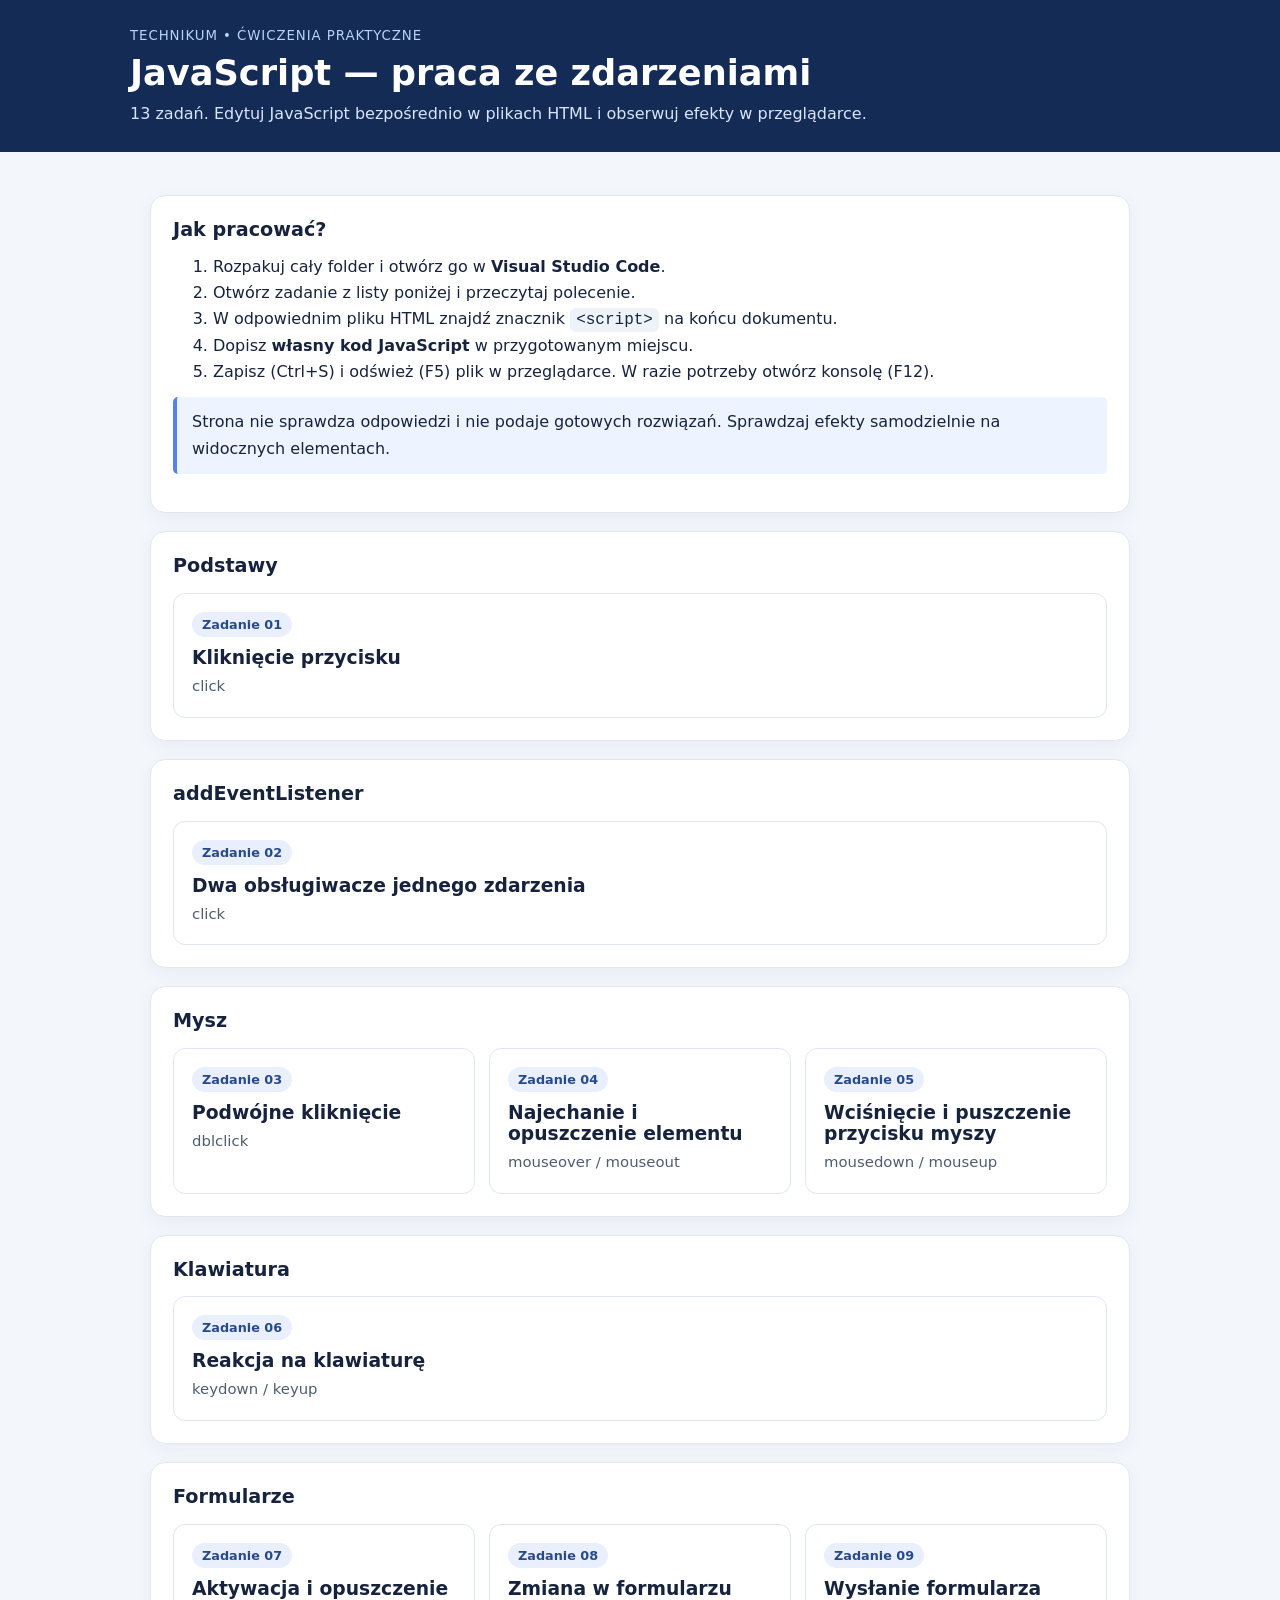
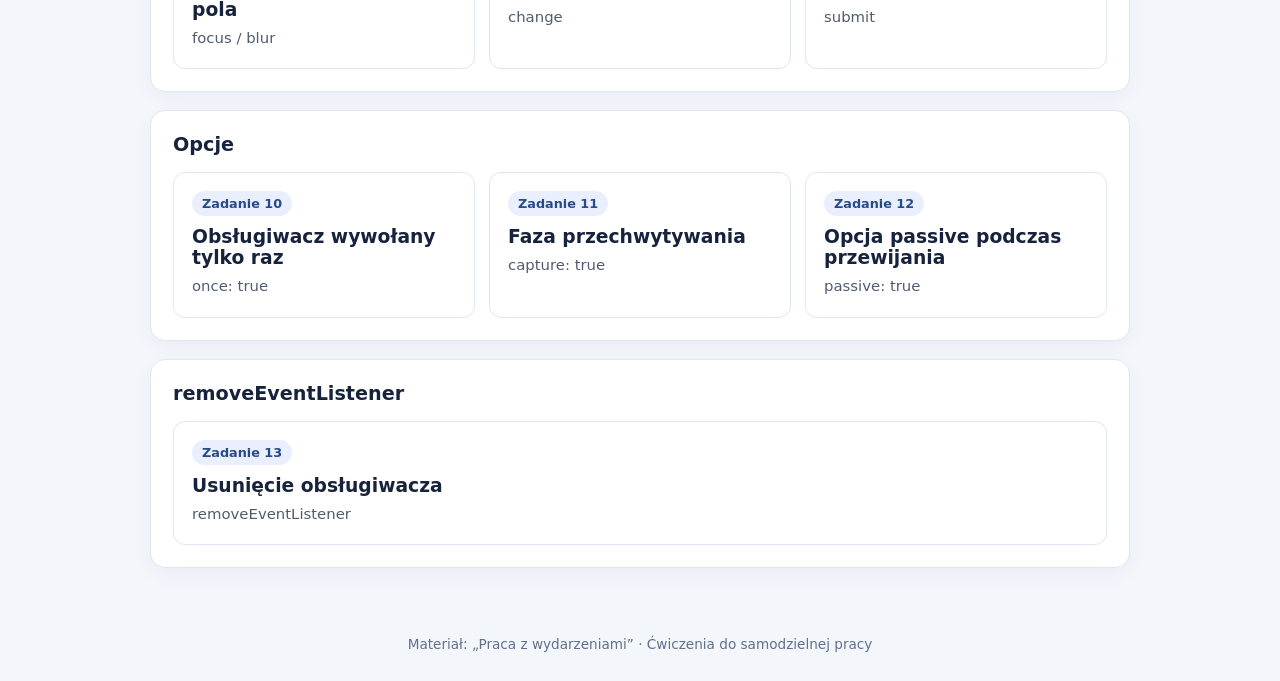
<file: 2026-11-25_laborratoriumZdarzen/index.html>
<!doctype html>
<html lang="pl">
    <head>
        <meta charset="utf-8" />
        <meta name="viewport" content="width=device-width, initial-scale=1" />
        <title>Laboratorium JS — Praca ze zdarzeniami</title>
        <link rel="stylesheet" href="style.css" />
    </head>
    <body>
        <header>
            <small>Technikum • Ćwiczenia praktyczne</small>
            <h1>JavaScript — praca ze zdarzeniami</h1>
            <p>
                13 zadań. Edytuj JavaScript bezpośrednio w plikach HTML i
                obserwuj efekty w przeglądarce.
            </p>
        </header>
        <main class="wrap">
            <section class="panel">
                <h2>Jak pracować?</h2>
                <ol>
                    <li>
                        Rozpakuj cały folder i otwórz go w
                        <strong>Visual Studio Code</strong>.
                    </li>
                    <li>
                        Otwórz zadanie z listy poniżej i przeczytaj polecenie.
                    </li>
                    <li>
                        W odpowiednim pliku HTML znajdź znacznik
                        <code class="codehint">&lt;script&gt;</code> na końcu
                        dokumentu.
                    </li>
                    <li>
                        Dopisz <strong>własny kod JavaScript</strong> w
                        przygotowanym miejscu.
                    </li>
                    <li>
                        Zapisz (Ctrl+S) i odśwież (F5) plik w przeglądarce. W
                        razie potrzeby otwórz konsolę (F12).
                    </li>
                </ol>
                <p class="notice">
                    Strona nie sprawdza odpowiedzi i nie podaje gotowych
                    rozwiązań. Sprawdzaj efekty samodzielnie na widocznych
                    elementach.
                </p>
            </section>
            <section class="panel">
                <h2>Podstawy</h2>
                <div class="grid">
                    <a class="task-card" href="01-klikniecie.html"
                        ><span class="tag">Zadanie 01</span>
                        <h3>Kliknięcie przycisku</h3>
                        <p>click</p></a
                    >
                </div>
            </section>
            <section class="panel">
                <h2>addEventListener</h2>
                <div class="grid">
                    <a class="task-card" href="02-dwa-obslugiwacze.html"
                        ><span class="tag">Zadanie 02</span>
                        <h3>Dwa obsługiwacze jednego zdarzenia</h3>
                        <p>click</p></a
                    >
                </div>
            </section>
            <section class="panel">
                <h2>Mysz</h2>
                <div class="grid">
                    <a class="task-card" href="03-podwojne-klikniecie.html"
                        ><span class="tag">Zadanie 03</span>
                        <h3>Podwójne kliknięcie</h3>
                        <p>dblclick</p></a
                    ><a class="task-card" href="04-najechanie.html"
                        ><span class="tag">Zadanie 04</span>
                        <h3>Najechanie i opuszczenie elementu</h3>
                        <p>mouseover / mouseout</p></a
                    ><a class="task-card" href="05-wcisniecie-myszy.html"
                        ><span class="tag">Zadanie 05</span>
                        <h3>Wciśnięcie i puszczenie przycisku myszy</h3>
                        <p>mousedown / mouseup</p></a
                    >
                </div>
            </section>
            <section class="panel">
                <h2>Klawiatura</h2>
                <div class="grid">
                    <a class="task-card" href="06-klawiatura.html"
                        ><span class="tag">Zadanie 06</span>
                        <h3>Reakcja na klawiaturę</h3>
                        <p>keydown / keyup</p></a
                    >
                </div>
            </section>
            <section class="panel">
                <h2>Formularze</h2>
                <div class="grid">
                    <a class="task-card" href="07-focus-blur.html"
                        ><span class="tag">Zadanie 07</span>
                        <h3>Aktywacja i opuszczenie pola</h3>
                        <p>focus / blur</p></a
                    ><a class="task-card" href="08-zmiana-wyboru.html"
                        ><span class="tag">Zadanie 08</span>
                        <h3>Zmiana w formularzu</h3>
                        <p>change</p></a
                    ><a class="task-card" href="09-formularz-submit.html"
                        ><span class="tag">Zadanie 09</span>
                        <h3>Wysłanie formularza</h3>
                        <p>submit</p></a
                    >
                </div>
            </section>
            <section class="panel">
                <h2>Opcje</h2>
                <div class="grid">
                    <a class="task-card" href="10-once.html"
                        ><span class="tag">Zadanie 10</span>
                        <h3>Obsługiwacz wywołany tylko raz</h3>
                        <p>once: true</p></a
                    ><a class="task-card" href="11-capture.html"
                        ><span class="tag">Zadanie 11</span>
                        <h3>Faza przechwytywania</h3>
                        <p>capture: true</p></a
                    ><a class="task-card" href="12-passive.html"
                        ><span class="tag">Zadanie 12</span>
                        <h3>Opcja passive podczas przewijania</h3>
                        <p>passive: true</p></a
                    >
                </div>
            </section>
            <section class="panel">
                <h2>removeEventListener</h2>
                <div class="grid">
                    <a class="task-card" href="13-usuwanie.html"
                        ><span class="tag">Zadanie 13</span>
                        <h3>Usunięcie obsługiwacza</h3>
                        <p>removeEventListener</p></a
                    >
                </div>
            </section>
        </main>
        <footer>
            Materiał: „Praca z wydarzeniami” · Ćwiczenia do samodzielnej pracy
        </footer>
    </body>
</html>
</file>
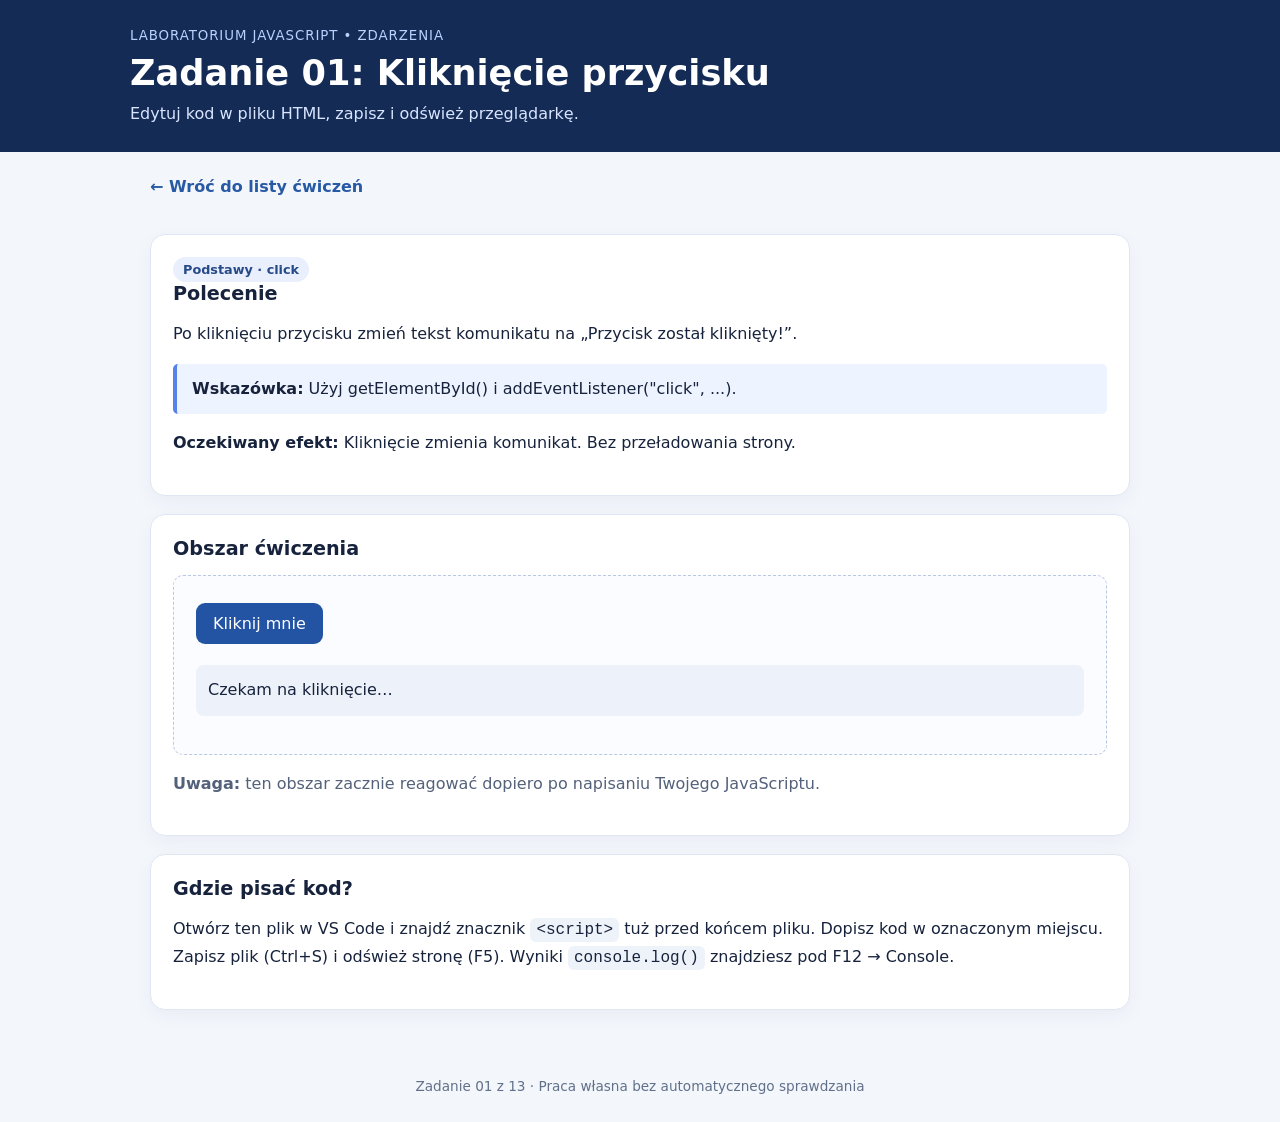
<file: 2026-11-25_laborratoriumZdarzen/01-klikniecie.html>
<!doctype html>
<html lang="pl">
    <head>
        <meta charset="utf-8" />
        <meta name="viewport" content="width=device-width, initial-scale=1" />
        <title>Zadanie 01 — Kliknięcie przycisku</title>
        <link rel="stylesheet" href="style.css" />
    </head>
    <body>
        <header>
            <small>Laboratorium JavaScript • Zdarzenia</small>
            <h1>Zadanie 01: Kliknięcie przycisku</h1>
            <p>Edytuj kod w pliku HTML, zapisz i odśwież przeglądarkę.</p>
        </header>
        <main class="wrap">
            <a class="back" href="index.html">← Wróć do listy ćwiczeń</a>
            <section class="panel">
                <span class="tag">Podstawy · click</span>
                <h2>Polecenie</h2>
                <p>
                    Po kliknięciu przycisku zmień tekst komunikatu na „Przycisk
                    został kliknięty!”.
                </p>
                <p class="notice">
                    <strong>Wskazówka:</strong> Użyj getElementById() i
                    addEventListener(&quot;click&quot;, ...).
                </p>
                <p>
                    <strong>Oczekiwany efekt:</strong> Kliknięcie zmienia
                    komunikat. Bez przeładowania strony.
                </p>
            </section>
            <section class="panel">
                <h2>Obszar ćwiczenia</h2>
                <div class="exercise">
                    <button id="myButton">Kliknij mnie</button>
                    <p id="result" class="message">Czekam na kliknięcie…</p>
                </div>
                <p style="color: #53617a">
                    <strong>Uwaga:</strong> ten obszar zacznie reagować dopiero
                    po napisaniu Twojego JavaScriptu.
                </p>
            </section>
            <section class="panel">
                <h2>Gdzie pisać kod?</h2>
                <p>
                    Otwórz ten plik w VS Code i znajdź znacznik
                    <code class="codehint">&lt;script&gt;</code> tuż przed
                    końcem pliku. Dopisz kod w oznaczonym miejscu. Zapisz plik
                    (Ctrl+S) i odśwież stronę (F5). Wyniki
                    <code class="codehint">console.log()</code> znajdziesz pod
                    F12 → Console.
                </p>
            </section>
        </main>
        <footer>
            Zadanie 01 z 13 · Praca własna bez automatycznego sprawdzania
        </footer>
        <script>
            // ======================================================
            // ZADANIE 01: Kliknięcie przycisku
            // TUTAJ WPISZ SWÓJ KOD JAVASCRIPT.
            // Kod HTML ćwiczenia jest już przygotowany powyżej.
            // ======================================================
            function zmiana() {
                document.getElementById("result").textContent =
                    "Przycisk został klinkięty!";
            }
            const baton = document
                .getElementById("myButton")
                .addEventListener("click", zmiana);
        </script>
    </body>
</html>
</file>
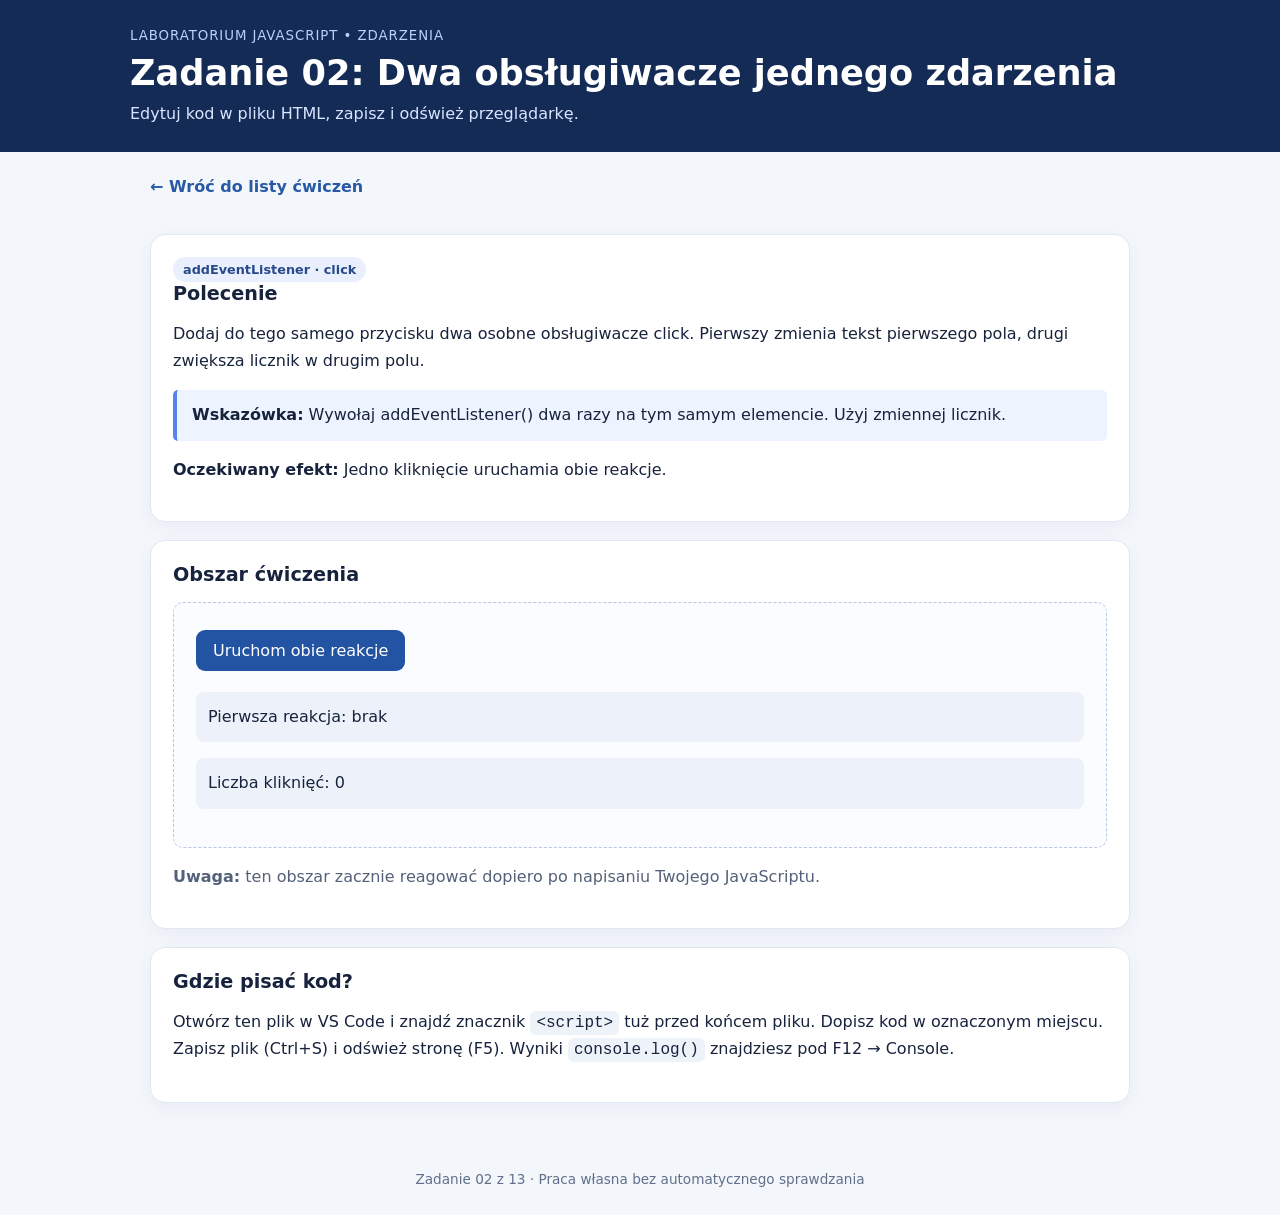
<file: 2026-11-25_laborratoriumZdarzen/02-dwa-obslugiwacze.html>
<!doctype html>
<html lang="pl">
    <head>
        <meta charset="utf-8" />
        <meta name="viewport" content="width=device-width, initial-scale=1" />
        <title>Zadanie 02 — Dwa obsługiwacze jednego zdarzenia</title>
        <link rel="stylesheet" href="style.css" />
    </head>
    <body>
        <header>
            <small>Laboratorium JavaScript • Zdarzenia</small>
            <h1>Zadanie 02: Dwa obsługiwacze jednego zdarzenia</h1>
            <p>Edytuj kod w pliku HTML, zapisz i odśwież przeglądarkę.</p>
        </header>
        <main class="wrap">
            <a class="back" href="index.html">← Wróć do listy ćwiczeń</a>
            <section class="panel">
                <span class="tag">addEventListener · click</span>
                <h2>Polecenie</h2>
                <p>
                    Dodaj do tego samego przycisku dwa osobne obsługiwacze
                    click. Pierwszy zmienia tekst pierwszego pola, drugi
                    zwiększa licznik w drugim polu.
                </p>
                <p class="notice">
                    <strong>Wskazówka:</strong> Wywołaj addEventListener() dwa
                    razy na tym samym elemencie. Użyj zmiennej licznik.
                </p>
                <p>
                    <strong>Oczekiwany efekt:</strong> Jedno kliknięcie
                    uruchamia obie reakcje.
                </p>
            </section>
            <section class="panel">
                <h2>Obszar ćwiczenia</h2>
                <div class="exercise">
                    <button id="myButton">Uruchom obie reakcje</button>
                    <p id="first" class="message">Pierwsza reakcja: brak</p>
                    <p id="second" class="message">Liczba kliknięć: 0</p>
                </div>
                <p style="color: #53617a">
                    <strong>Uwaga:</strong> ten obszar zacznie reagować dopiero
                    po napisaniu Twojego JavaScriptu.
                </p>
            </section>
            <section class="panel">
                <h2>Gdzie pisać kod?</h2>
                <p>
                    Otwórz ten plik w VS Code i znajdź znacznik
                    <code class="codehint">&lt;script&gt;</code> tuż przed
                    końcem pliku. Dopisz kod w oznaczonym miejscu. Zapisz plik
                    (Ctrl+S) i odśwież stronę (F5). Wyniki
                    <code class="codehint">console.log()</code> znajdziesz pod
                    F12 → Console.
                </p>
            </section>
        </main>
        <footer>
            Zadanie 02 z 13 · Praca własna bez automatycznego sprawdzania
        </footer>
        <script>
            // ======================================================
            // ZADANIE 02: Dwa obsługiwacze jednego zdarzenia
            // TUTAJ WPISZ SWÓJ KOD JAVASCRIPT.
            // Kod HTML ćwiczenia jest już przygotowany powyżej.
            // ======================================================
            function text() {
                document.getElementById("first").textContent =
                    "Pierwsza reakcja: działa";
            }

            let i = 0;
            function counter() {
                i++;
                const second = (document.getElementById("second").textContent =
                    `Liczba kliknięć: ${i}`);
            }

            const baton = document.getElementById("myButton");
            baton.addEventListener("click", text);
            baton.addEventListener("click", counter);
        </script>
    </body>
</html>
</file>
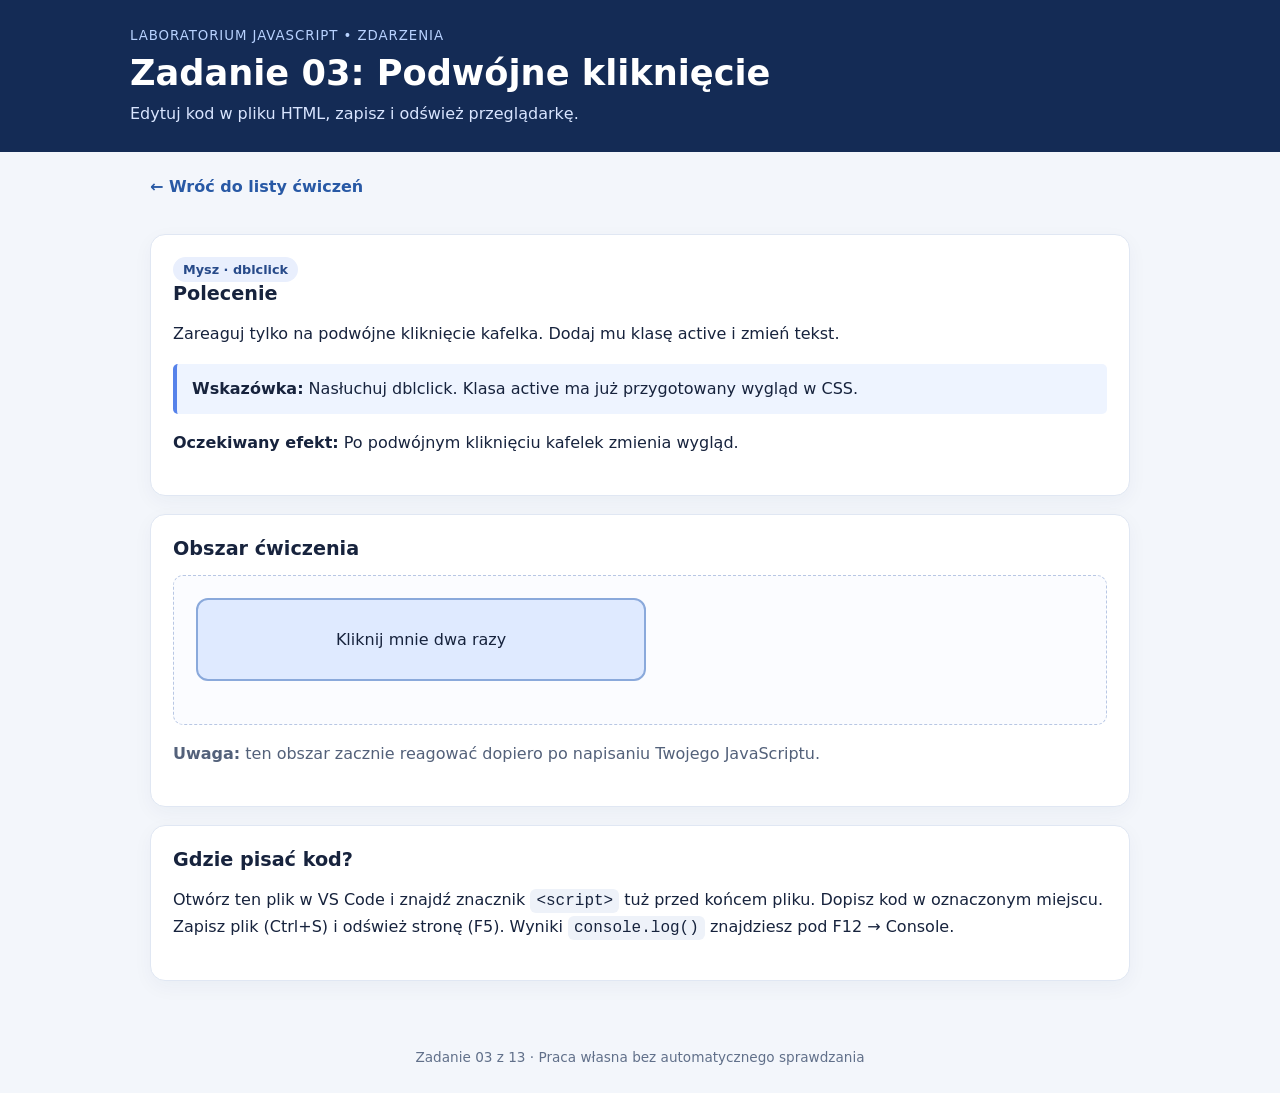
<file: 2026-11-25_laborratoriumZdarzen/03-podwojne-klikniecie.html>
<!doctype html>
<html lang="pl">
    <head>
        <meta charset="utf-8" />
        <meta name="viewport" content="width=device-width, initial-scale=1" />
        <title>Zadanie 03 — Podwójne kliknięcie</title>
        <link rel="stylesheet" href="style.css" />
    </head>
    <body>
        <header>
            <small>Laboratorium JavaScript • Zdarzenia</small>
            <h1>Zadanie 03: Podwójne kliknięcie</h1>
            <p>Edytuj kod w pliku HTML, zapisz i odśwież przeglądarkę.</p>
        </header>
        <main class="wrap">
            <a class="back" href="index.html">← Wróć do listy ćwiczeń</a>
            <section class="panel">
                <span class="tag">Mysz · dblclick</span>
                <h2>Polecenie</h2>
                <p>
                    Zareaguj tylko na podwójne kliknięcie kafelka. Dodaj mu
                    klasę active i zmień tekst.
                </p>
                <p class="notice">
                    <strong>Wskazówka:</strong> Nasłuchuj dblclick. Klasa active
                    ma już przygotowany wygląd w CSS.
                </p>
                <p>
                    <strong>Oczekiwany efekt:</strong> Po podwójnym kliknięciu
                    kafelek zmienia wygląd.
                </p>
            </section>
            <section class="panel">
                <h2>Obszar ćwiczenia</h2>
                <div class="exercise">
                    <div id="tile" class="tile" tabindex="0">
                        Kliknij mnie dwa razy
                    </div>
                </div>
                <p style="color: #53617a">
                    <strong>Uwaga:</strong> ten obszar zacznie reagować dopiero
                    po napisaniu Twojego JavaScriptu.
                </p>
            </section>
            <section class="panel">
                <h2>Gdzie pisać kod?</h2>
                <p>
                    Otwórz ten plik w VS Code i znajdź znacznik
                    <code class="codehint">&lt;script&gt;</code> tuż przed
                    końcem pliku. Dopisz kod w oznaczonym miejscu. Zapisz plik
                    (Ctrl+S) i odśwież stronę (F5). Wyniki
                    <code class="codehint">console.log()</code> znajdziesz pod
                    F12 → Console.
                </p>
            </section>
        </main>
        <footer>
            Zadanie 03 z 13 · Praca własna bez automatycznego sprawdzania
        </footer>
        <script>
            // ======================================================
            // ZADANIE 03: Podwójne kliknięcie
            // TUTAJ WPISZ SWÓJ KOD JAVASCRIPT.
            // Kod HTML ćwiczenia jest już przygotowany powyżej.
            // ======================================================
            const kafel = document.getElementById("tile");
            function zmien() {
                kafel.className = "tile active";
                kafel.textContent = "Klikłeś mnie dwa razy";
            }
            kafel.addEventListener("dblclick", zmien);
        </script>
    </body>
</html>
</file>
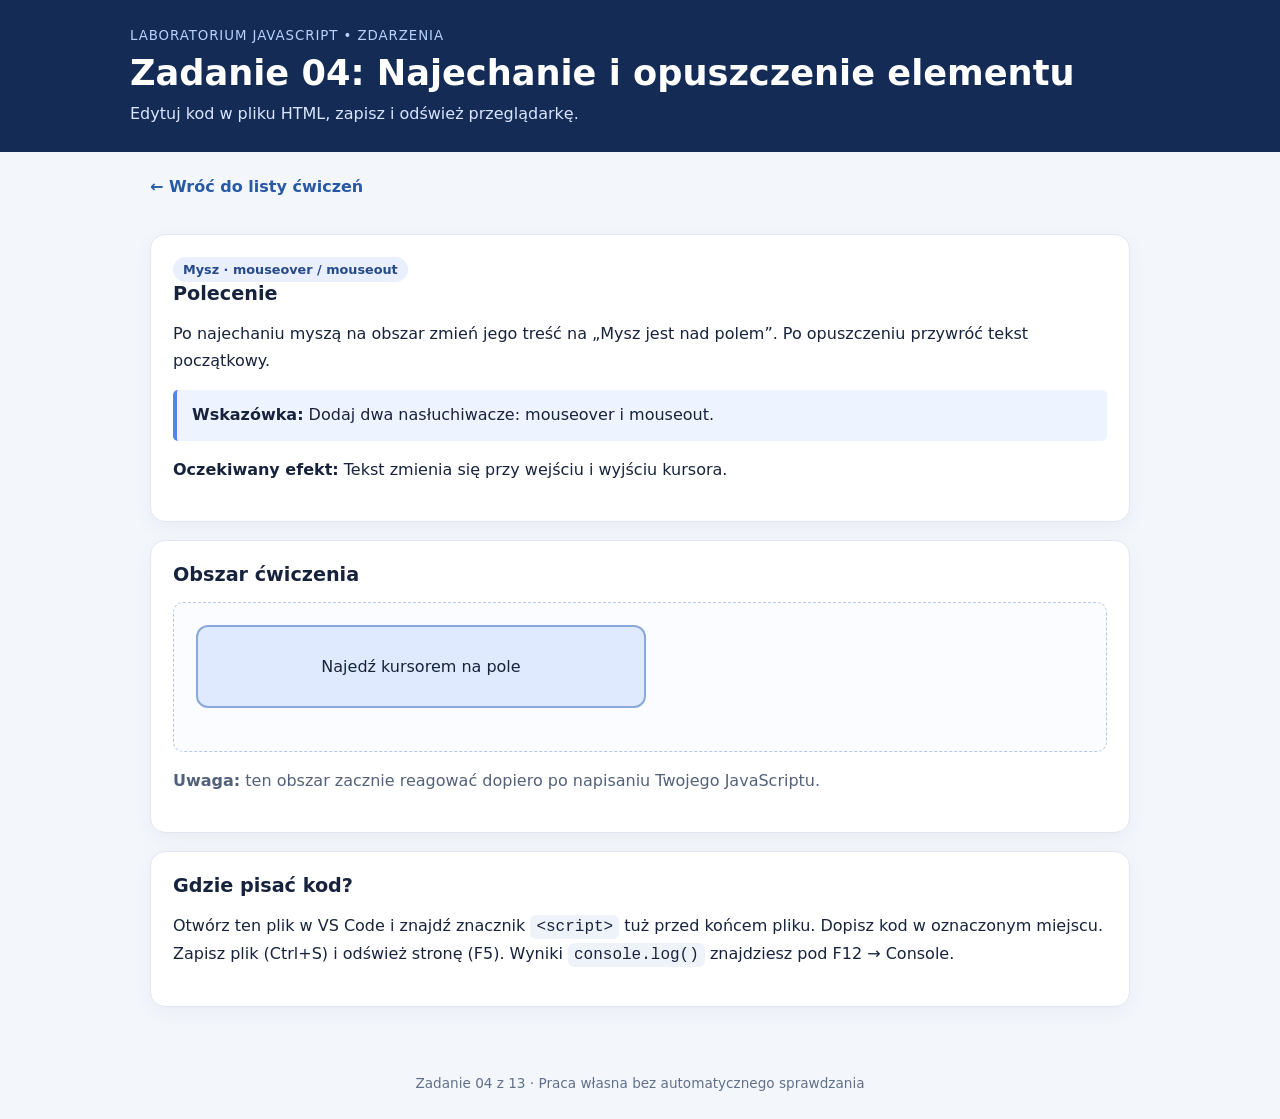
<file: 2026-11-25_laborratoriumZdarzen/04-najechanie.html>
<!doctype html>
<html lang="pl">
    <head>
        <meta charset="utf-8" />
        <meta name="viewport" content="width=device-width, initial-scale=1" />
        <title>Zadanie 04 — Najechanie i opuszczenie elementu</title>
        <link rel="stylesheet" href="style.css" />
    </head>
    <body>
        <header>
            <small>Laboratorium JavaScript • Zdarzenia</small>
            <h1>Zadanie 04: Najechanie i opuszczenie elementu</h1>
            <p>Edytuj kod w pliku HTML, zapisz i odśwież przeglądarkę.</p>
        </header>
        <main class="wrap">
            <a class="back" href="index.html">← Wróć do listy ćwiczeń</a>
            <section class="panel">
                <span class="tag">Mysz · mouseover / mouseout</span>
                <h2>Polecenie</h2>
                <p>
                    Po najechaniu myszą na obszar zmień jego treść na „Mysz jest
                    nad polem”. Po opuszczeniu przywróć tekst początkowy.
                </p>
                <p class="notice">
                    <strong>Wskazówka:</strong> Dodaj dwa nasłuchiwacze:
                    mouseover i mouseout.
                </p>
                <p>
                    <strong>Oczekiwany efekt:</strong> Tekst zmienia się przy
                    wejściu i wyjściu kursora.
                </p>
            </section>
            <section class="panel">
                <h2>Obszar ćwiczenia</h2>
                <div class="exercise">
                    <div id="hoverArea" class="tile">
                        Najedź kursorem na pole
                    </div>
                </div>
                <p style="color: #53617a">
                    <strong>Uwaga:</strong> ten obszar zacznie reagować dopiero
                    po napisaniu Twojego JavaScriptu.
                </p>
            </section>
            <section class="panel">
                <h2>Gdzie pisać kod?</h2>
                <p>
                    Otwórz ten plik w VS Code i znajdź znacznik
                    <code class="codehint">&lt;script&gt;</code> tuż przed
                    końcem pliku. Dopisz kod w oznaczonym miejscu. Zapisz plik
                    (Ctrl+S) i odśwież stronę (F5). Wyniki
                    <code class="codehint">console.log()</code> znajdziesz pod
                    F12 → Console.
                </p>
            </section>
        </main>
        <footer>
            Zadanie 04 z 13 · Praca własna bez automatycznego sprawdzania
        </footer>
        <script>
            // ======================================================
            // ZADANIE 04: Najechanie i opuszczenie elementu
            // TUTAJ WPISZ SWÓJ KOD JAVASCRIPT.
            // Kod HTML ćwiczenia jest już przygotowany powyżej.
            // ======================================================
            const hover = document.getElementById("hoverArea");
            hover.addEventListener("mouseover", () => {
                hover.textContent = "Mysz jest nad polem";
            });
            hover.addEventListener("mouseout", () => {
                hover.textContent = "Najedź kursorem na pole";
            });
        </script>
    </body>
</html>
</file>
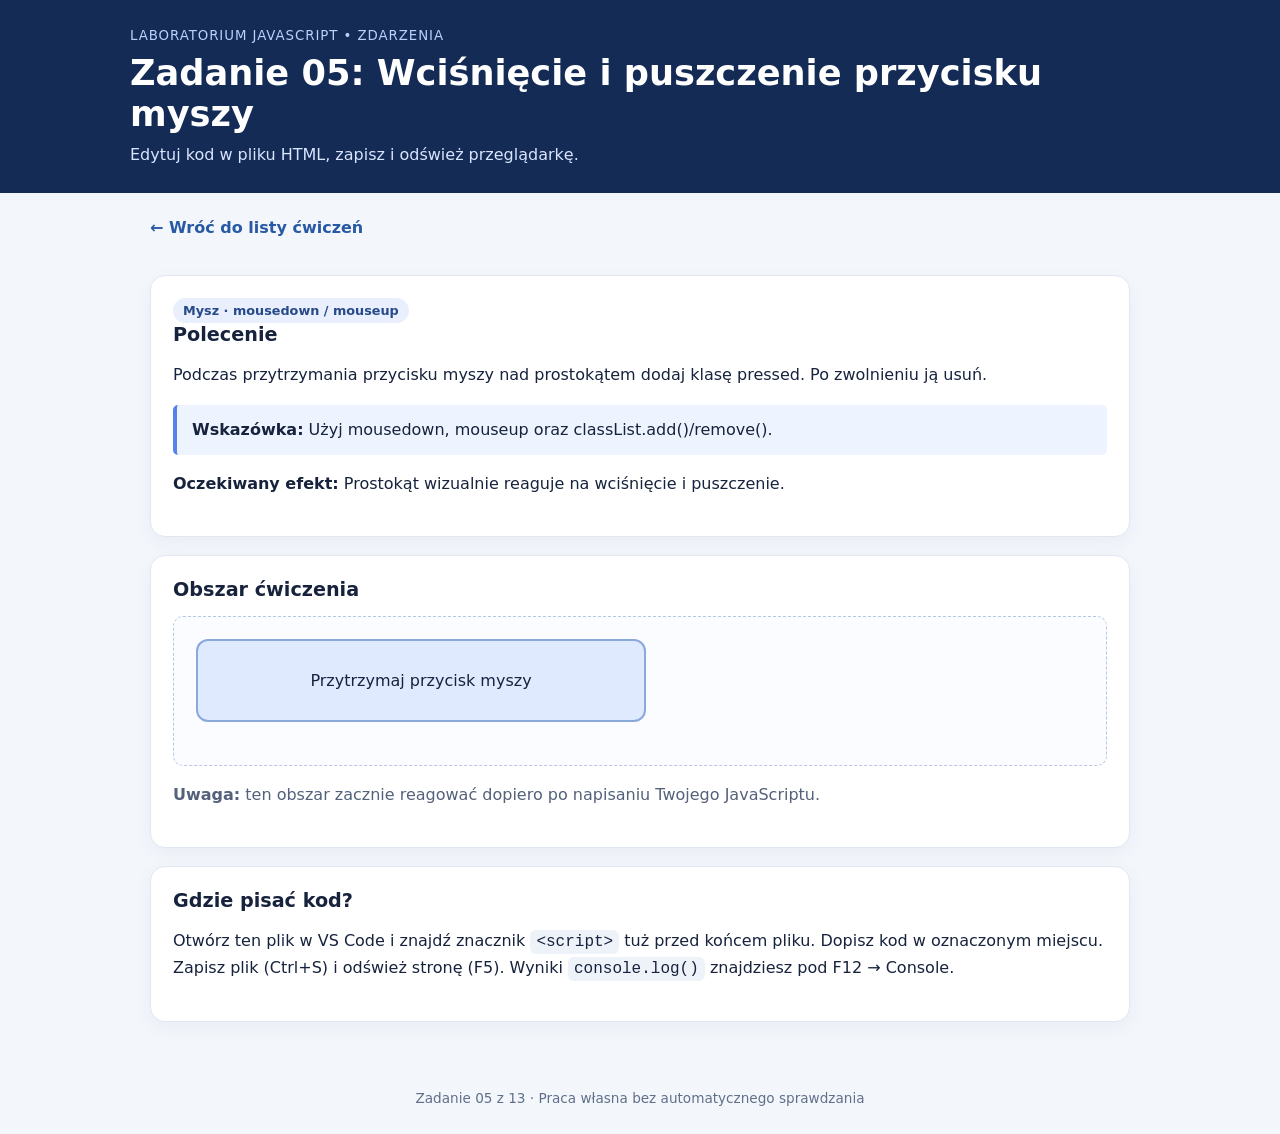
<file: 2026-11-25_laborratoriumZdarzen/05-wcisniecie-myszy.html>
<!doctype html>
<html lang="pl">
    <head>
        <meta charset="utf-8" />
        <meta name="viewport" content="width=device-width, initial-scale=1" />
        <title>Zadanie 05 — Wciśnięcie i puszczenie przycisku myszy</title>
        <link rel="stylesheet" href="style.css" />
    </head>
    <body>
        <header>
            <small>Laboratorium JavaScript • Zdarzenia</small>
            <h1>Zadanie 05: Wciśnięcie i puszczenie przycisku myszy</h1>
            <p>Edytuj kod w pliku HTML, zapisz i odśwież przeglądarkę.</p>
        </header>
        <main class="wrap">
            <a class="back" href="index.html">← Wróć do listy ćwiczeń</a>
            <section class="panel">
                <span class="tag">Mysz · mousedown / mouseup</span>
                <h2>Polecenie</h2>
                <p>
                    Podczas przytrzymania przycisku myszy nad prostokątem dodaj
                    klasę pressed. Po zwolnieniu ją usuń.
                </p>
                <p class="notice">
                    <strong>Wskazówka:</strong> Użyj mousedown, mouseup oraz
                    classList.add()/remove().
                </p>
                <p>
                    <strong>Oczekiwany efekt:</strong> Prostokąt wizualnie
                    reaguje na wciśnięcie i puszczenie.
                </p>
            </section>
            <section class="panel">
                <h2>Obszar ćwiczenia</h2>
                <div class="exercise">
                    <div id="pad" class="tile">Przytrzymaj przycisk myszy</div>
                </div>
                <p style="color: #53617a">
                    <strong>Uwaga:</strong> ten obszar zacznie reagować dopiero
                    po napisaniu Twojego JavaScriptu.
                </p>
            </section>
            <section class="panel">
                <h2>Gdzie pisać kod?</h2>
                <p>
                    Otwórz ten plik w VS Code i znajdź znacznik
                    <code class="codehint">&lt;script&gt;</code> tuż przed
                    końcem pliku. Dopisz kod w oznaczonym miejscu. Zapisz plik
                    (Ctrl+S) i odśwież stronę (F5). Wyniki
                    <code class="codehint">console.log()</code> znajdziesz pod
                    F12 → Console.
                </p>
            </section>
        </main>
        <footer>
            Zadanie 05 z 13 · Praca własna bez automatycznego sprawdzania
        </footer>
        <script>
            // ======================================================
            // ZADANIE 05: Wciśnięcie i puszczenie przycisku myszy
            // TUTAJ WPISZ SWÓJ KOD JAVASCRIPT.
            // Kod HTML ćwiczenia jest już przygotowany powyżej.
            // ======================================================
            const pad = document.getElementById("pad");
            pad.addEventListener("mousedown", () => {
                pad.classList.add("pressed");
            });
            pad.addEventListener("mouseup", () => {
                pad.classList.remove("pressed");
            });
        </script>
    </body>
</html>
</file>
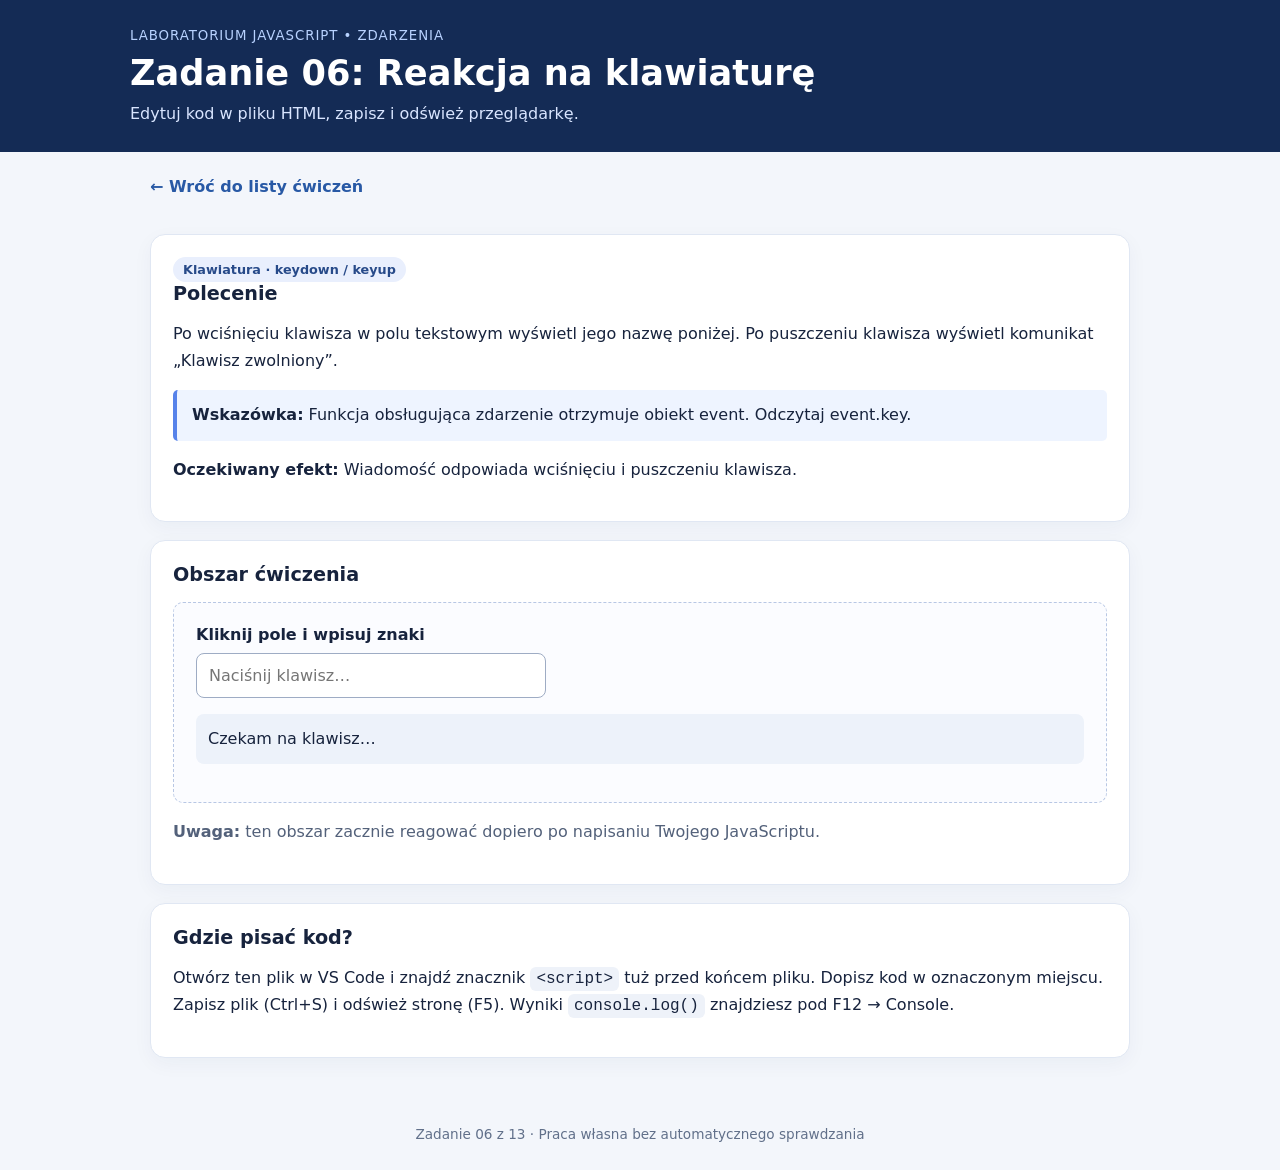
<file: 2026-11-25_laborratoriumZdarzen/06-klawiatura.html>
<!doctype html>
<html lang="pl">
    <head>
        <meta charset="utf-8" />
        <meta name="viewport" content="width=device-width, initial-scale=1" />
        <title>Zadanie 06 — Reakcja na klawiaturę</title>
        <link rel="stylesheet" href="style.css" />
    </head>
    <body>
        <header>
            <small>Laboratorium JavaScript • Zdarzenia</small>
            <h1>Zadanie 06: Reakcja na klawiaturę</h1>
            <p>Edytuj kod w pliku HTML, zapisz i odśwież przeglądarkę.</p>
        </header>
        <main class="wrap">
            <a class="back" href="index.html">← Wróć do listy ćwiczeń</a>
            <section class="panel">
                <span class="tag">Klawiatura · keydown / keyup</span>
                <h2>Polecenie</h2>
                <p>
                    Po wciśnięciu klawisza w polu tekstowym wyświetl jego nazwę
                    poniżej. Po puszczeniu klawisza wyświetl komunikat „Klawisz
                    zwolniony”.
                </p>
                <p class="notice">
                    <strong>Wskazówka:</strong> Funkcja obsługująca zdarzenie
                    otrzymuje obiekt event. Odczytaj event.key.
                </p>
                <p>
                    <strong>Oczekiwany efekt:</strong> Wiadomość odpowiada
                    wciśnięciu i puszczeniu klawisza.
                </p>
            </section>
            <section class="panel">
                <h2>Obszar ćwiczenia</h2>
                <div class="exercise">
                    <label for="keyboardInput"
                        >Kliknij pole i wpisuj znaki</label
                    ><input
                        id="keyboardInput"
                        placeholder="Naciśnij klawisz…"
                    />
                    <p id="keyInfo" class="message">Czekam na klawisz…</p>
                </div>
                <p style="color: #53617a">
                    <strong>Uwaga:</strong> ten obszar zacznie reagować dopiero
                    po napisaniu Twojego JavaScriptu.
                </p>
            </section>
            <section class="panel">
                <h2>Gdzie pisać kod?</h2>
                <p>
                    Otwórz ten plik w VS Code i znajdź znacznik
                    <code class="codehint">&lt;script&gt;</code> tuż przed
                    końcem pliku. Dopisz kod w oznaczonym miejscu. Zapisz plik
                    (Ctrl+S) i odśwież stronę (F5). Wyniki
                    <code class="codehint">console.log()</code> znajdziesz pod
                    F12 → Console.
                </p>
            </section>
        </main>
        <footer>
            Zadanie 06 z 13 · Praca własna bez automatycznego sprawdzania
        </footer>
        <script>
            // ======================================================
            // ZADANIE 06: Reakcja na klawiaturę
            // TUTAJ WPISZ SWÓJ KOD JAVASCRIPT.
            // Kod HTML ćwiczenia jest już przygotowany powyżej.
            // ======================================================
            const input = document.getElementById("keyboardInput");
            const info = document.getElementById("keyInfo");
            input.addEventListener("keydown", () => {
                info.textContent = `Naciśnięto: ${event.key}`;
            });
            input.addEventListener("keyup", () => {
                info.textContent = `Klawisz zwolniony`;
            });
        </script>
    </body>
</html>
</file>
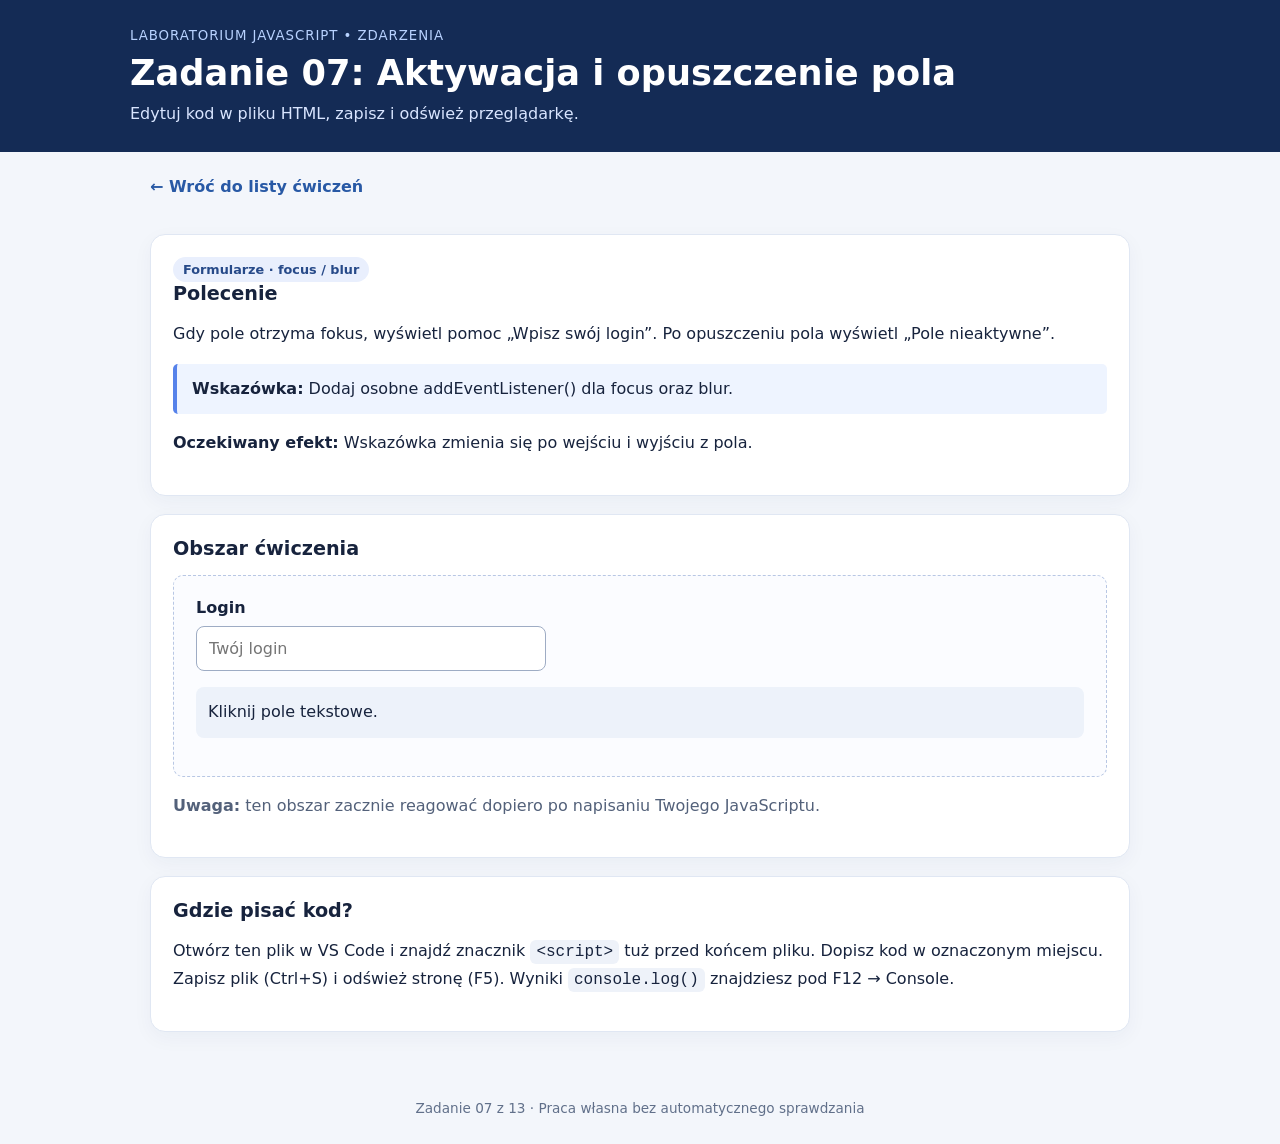
<file: 2026-11-25_laborratoriumZdarzen/07-focus-blur.html>
<!doctype html>
<html lang="pl">
    <head>
        <meta charset="utf-8" />
        <meta name="viewport" content="width=device-width, initial-scale=1" />
        <title>Zadanie 07 — Aktywacja i opuszczenie pola</title>
        <link rel="stylesheet" href="style.css" />
    </head>
    <body>
        <header>
            <small>Laboratorium JavaScript • Zdarzenia</small>
            <h1>Zadanie 07: Aktywacja i opuszczenie pola</h1>
            <p>Edytuj kod w pliku HTML, zapisz i odśwież przeglądarkę.</p>
        </header>
        <main class="wrap">
            <a class="back" href="index.html">← Wróć do listy ćwiczeń</a>
            <section class="panel">
                <span class="tag">Formularze · focus / blur</span>
                <h2>Polecenie</h2>
                <p>
                    Gdy pole otrzyma fokus, wyświetl pomoc „Wpisz swój login”.
                    Po opuszczeniu pola wyświetl „Pole nieaktywne”.
                </p>
                <p class="notice">
                    <strong>Wskazówka:</strong> Dodaj osobne addEventListener()
                    dla focus oraz blur.
                </p>
                <p>
                    <strong>Oczekiwany efekt:</strong> Wskazówka zmienia się po
                    wejściu i wyjściu z pola.
                </p>
            </section>
            <section class="panel">
                <h2>Obszar ćwiczenia</h2>
                <div class="exercise">
                    <label for="login">Login</label
                    ><input id="login" placeholder="Twój login" />
                    <p id="tip" class="message">Kliknij pole tekstowe.</p>
                </div>
                <p style="color: #53617a">
                    <strong>Uwaga:</strong> ten obszar zacznie reagować dopiero
                    po napisaniu Twojego JavaScriptu.
                </p>
            </section>
            <section class="panel">
                <h2>Gdzie pisać kod?</h2>
                <p>
                    Otwórz ten plik w VS Code i znajdź znacznik
                    <code class="codehint">&lt;script&gt;</code> tuż przed
                    końcem pliku. Dopisz kod w oznaczonym miejscu. Zapisz plik
                    (Ctrl+S) i odśwież stronę (F5). Wyniki
                    <code class="codehint">console.log()</code> znajdziesz pod
                    F12 → Console.
                </p>
            </section>
        </main>
        <footer>
            Zadanie 07 z 13 · Praca własna bez automatycznego sprawdzania
        </footer>
        <script>
            // ======================================================
            // ZADANIE 07: Aktywacja i opuszczenie pola
            // TUTAJ WPISZ SWÓJ KOD JAVASCRIPT.
            // Kod HTML ćwiczenia jest już przygotowany powyżej.
            // ======================================================
            const login = document.getElementById("login");
            const tip = document.getElementById("tip");
            login.addEventListener("focus", () => {
                tip.textContent = "Wpisz swój login";
            });
            login.addEventListener("blur", () => {
                tip.textContent = "Pole nieaktywne";
            });
        </script>
    </body>
</html>
</file>
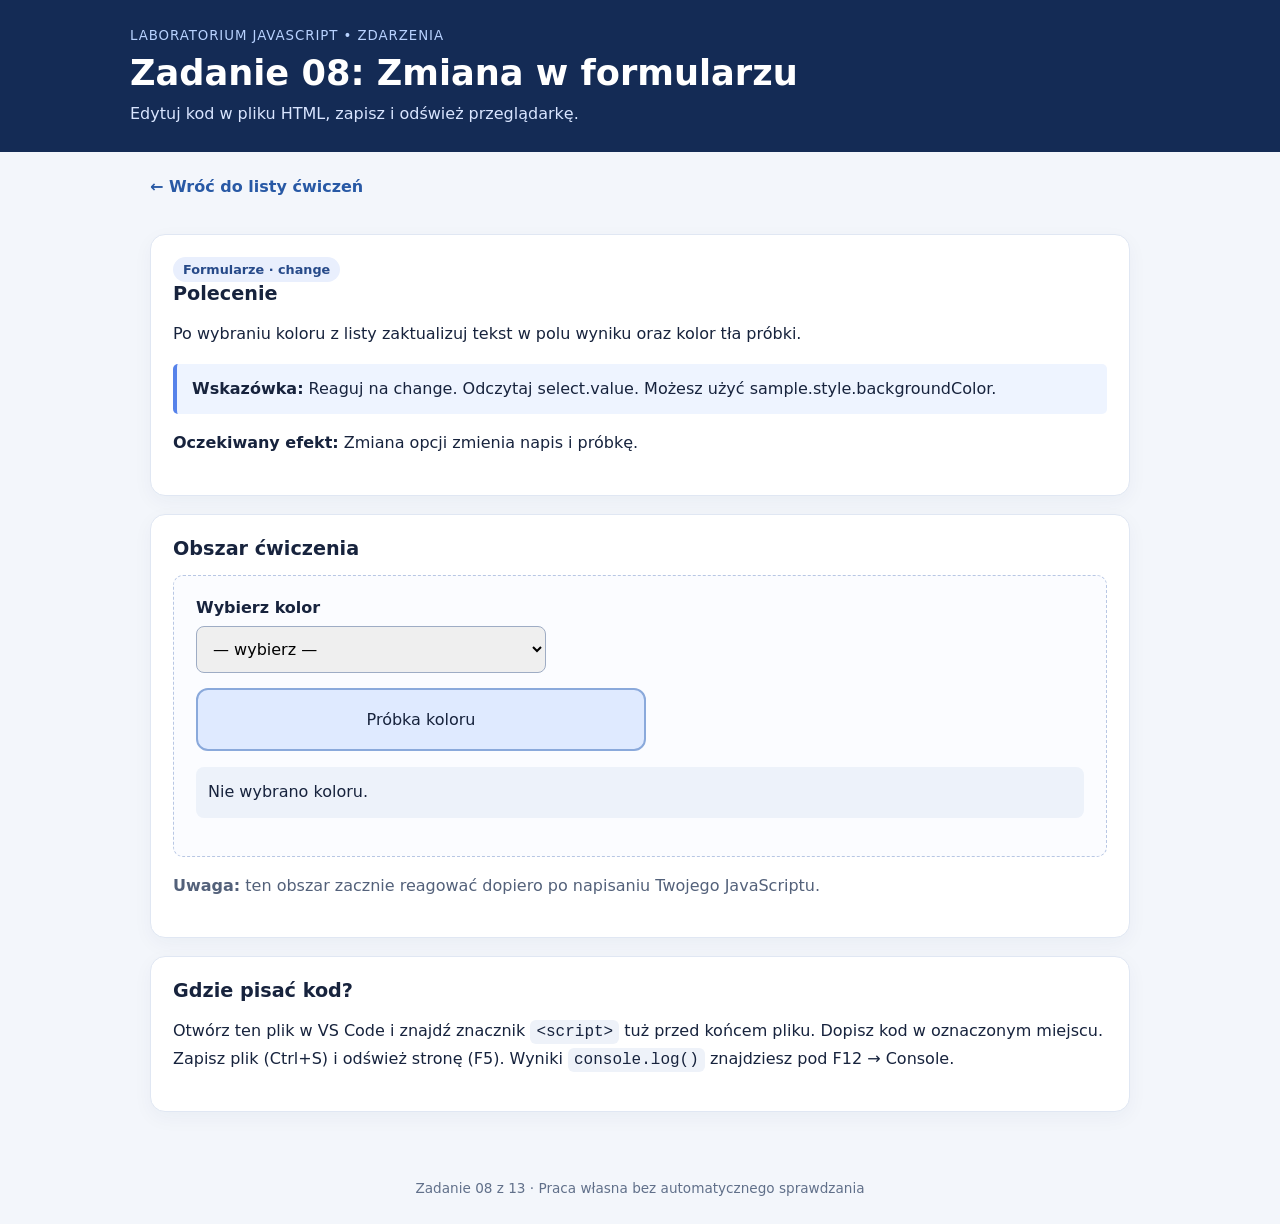
<file: 2026-11-25_laborratoriumZdarzen/08-zmiana-wyboru.html>
<!doctype html>
<html lang="pl">
    <head>
        <meta charset="utf-8" />
        <meta name="viewport" content="width=device-width, initial-scale=1" />
        <title>Zadanie 08 — Zmiana w formularzu</title>
        <link rel="stylesheet" href="style.css" />
    </head>
    <body>
        <header>
            <small>Laboratorium JavaScript • Zdarzenia</small>
            <h1>Zadanie 08: Zmiana w formularzu</h1>
            <p>Edytuj kod w pliku HTML, zapisz i odśwież przeglądarkę.</p>
        </header>
        <main class="wrap">
            <a class="back" href="index.html">← Wróć do listy ćwiczeń</a>
            <section class="panel">
                <span class="tag">Formularze · change</span>
                <h2>Polecenie</h2>
                <p>
                    Po wybraniu koloru z listy zaktualizuj tekst w polu wyniku
                    oraz kolor tła próbki.
                </p>
                <p class="notice">
                    <strong>Wskazówka:</strong> Reaguj na change. Odczytaj
                    select.value. Możesz użyć sample.style.backgroundColor.
                </p>
                <p>
                    <strong>Oczekiwany efekt:</strong> Zmiana opcji zmienia
                    napis i próbkę.
                </p>
            </section>
            <section class="panel">
                <h2>Obszar ćwiczenia</h2>
                <div class="exercise">
                    <label for="color">Wybierz kolor</label
                    ><select id="color">
                        <option value="">— wybierz —</option>
                        <option value="tomato">Czerwony</option>
                        <option value="gold">Żółty</option>
                        <option value="skyblue">Niebieski</option>
                    </select>
                    <div id="sample" class="tile small">Próbka koloru</div>
                    <p id="choice" class="message">Nie wybrano koloru.</p>
                </div>
                <p style="color: #53617a">
                    <strong>Uwaga:</strong> ten obszar zacznie reagować dopiero
                    po napisaniu Twojego JavaScriptu.
                </p>
            </section>
            <section class="panel">
                <h2>Gdzie pisać kod?</h2>
                <p>
                    Otwórz ten plik w VS Code i znajdź znacznik
                    <code class="codehint">&lt;script&gt;</code> tuż przed
                    końcem pliku. Dopisz kod w oznaczonym miejscu. Zapisz plik
                    (Ctrl+S) i odśwież stronę (F5). Wyniki
                    <code class="codehint">console.log()</code> znajdziesz pod
                    F12 → Console.
                </p>
            </section>
        </main>
        <footer>
            Zadanie 08 z 13 · Praca własna bez automatycznego sprawdzania
        </footer>
        <script>
            // ======================================================
            // ZADANIE 08: Zmiana w formularzu
            // TUTAJ WPISZ SWÓJ KOD JAVASCRIPT.
            // Kod HTML ćwiczenia jest już przygotowany powyżej.
            // ======================================================
            const color = document.getElementById("color");
            const sample = document.getElementById("sample");
            const choice = document.getElementById("choice");

            function func() {
                const value = color.value;
                switch (value) {
                    case "":
                        console.log(value);
                        sample.style.backgroundColor = "";
                        choice.textContent = "Nie wybrano koloru.";
                        break;
                    case "tomato":
                        console.log(value);
                        sample.style.backgroundColor = "red";
                        choice.textContent = "Czerwony.";
                        break;
                    case "gold":
                        console.log(value);
                        sample.style.backgroundColor = "gold";
                        choice.textContent = "Żółty.";
                        break;
                    case "skyblue":
                        console.log(value);
                        sample.style.backgroundColor = "skyblue";
                        choice.textContent = "Niebieski.";
                        break;
                }
            }
            color.addEventListener("change", func);
        </script>
    </body>
</html>
</file>
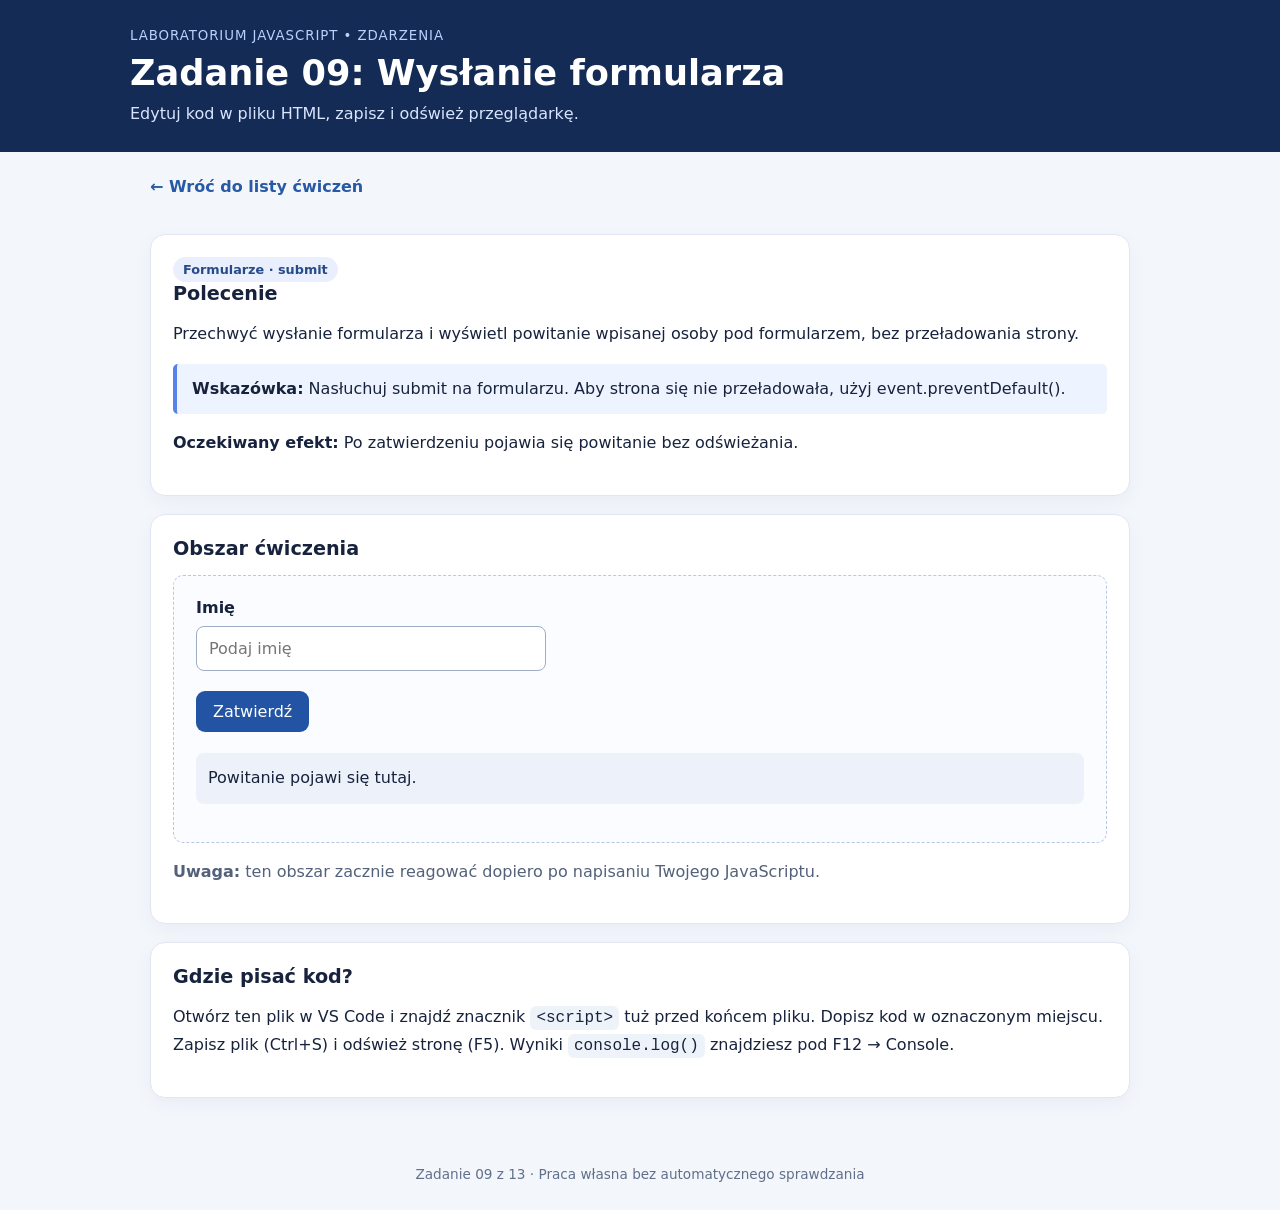
<file: 2026-11-25_laborratoriumZdarzen/09-formularz-submit.html>
<!doctype html>
<html lang="pl">
    <head>
        <meta charset="utf-8" />
        <meta name="viewport" content="width=device-width, initial-scale=1" />
        <title>Zadanie 09 — Wysłanie formularza</title>
        <link rel="stylesheet" href="style.css" />
    </head>
    <body>
        <header>
            <small>Laboratorium JavaScript • Zdarzenia</small>
            <h1>Zadanie 09: Wysłanie formularza</h1>
            <p>Edytuj kod w pliku HTML, zapisz i odśwież przeglądarkę.</p>
        </header>
        <main class="wrap">
            <a class="back" href="index.html">← Wróć do listy ćwiczeń</a>
            <section class="panel">
                <span class="tag">Formularze · submit</span>
                <h2>Polecenie</h2>
                <p>
                    Przechwyć wysłanie formularza i wyświetl powitanie wpisanej
                    osoby pod formularzem, bez przeładowania strony.
                </p>
                <p class="notice">
                    <strong>Wskazówka:</strong> Nasłuchuj submit na formularzu.
                    Aby strona się nie przeładowała, użyj
                    event.preventDefault().
                </p>
                <p>
                    <strong>Oczekiwany efekt:</strong> Po zatwierdzeniu pojawia
                    się powitanie bez odświeżania.
                </p>
            </section>
            <section class="panel">
                <h2>Obszar ćwiczenia</h2>
                <div class="exercise">
                    <form id="greetingForm">
                        <label for="person">Imię</label>
                        <input
                            id="person"
                            required
                            placeholder="Podaj imię"
                        /><button type="submit">Zatwierdź</button>
                    </form>
                    <p id="greeting" class="message">
                        Powitanie pojawi się tutaj.
                    </p>
                </div>
                <p style="color: #53617a">
                    <strong>Uwaga:</strong> ten obszar zacznie reagować dopiero
                    po napisaniu Twojego JavaScriptu.
                </p>
            </section>
            <section class="panel">
                <h2>Gdzie pisać kod?</h2>
                <p>
                    Otwórz ten plik w VS Code i znajdź znacznik
                    <code class="codehint">&lt;script&gt;</code> tuż przed
                    końcem pliku. Dopisz kod w oznaczonym miejscu. Zapisz plik
                    (Ctrl+S) i odśwież stronę (F5). Wyniki
                    <code class="codehint">console.log()</code> znajdziesz pod
                    F12 → Console.
                </p>
            </section>
        </main>
        <footer>
            Zadanie 09 z 13 · Praca własna bez automatycznego sprawdzania
        </footer>
        <script>
            // ======================================================
            // ZADANIE 09: Wysłanie formularza
            // TUTAJ WPISZ SWÓJ KOD JAVASCRIPT.
            // Kod HTML ćwiczenia jest już przygotowany powyżej.
            // ======================================================
            const person = document.getElementById("person");
            document
                .querySelector('[type="submit"]')
                .addEventListener("click", (func) => {
                    event.preventDefault();
                    document.getElementById("greeting").textContent =
                        `Witaj ${person.value}!`;
                });
        </script>
    </body>
</html>
</file>
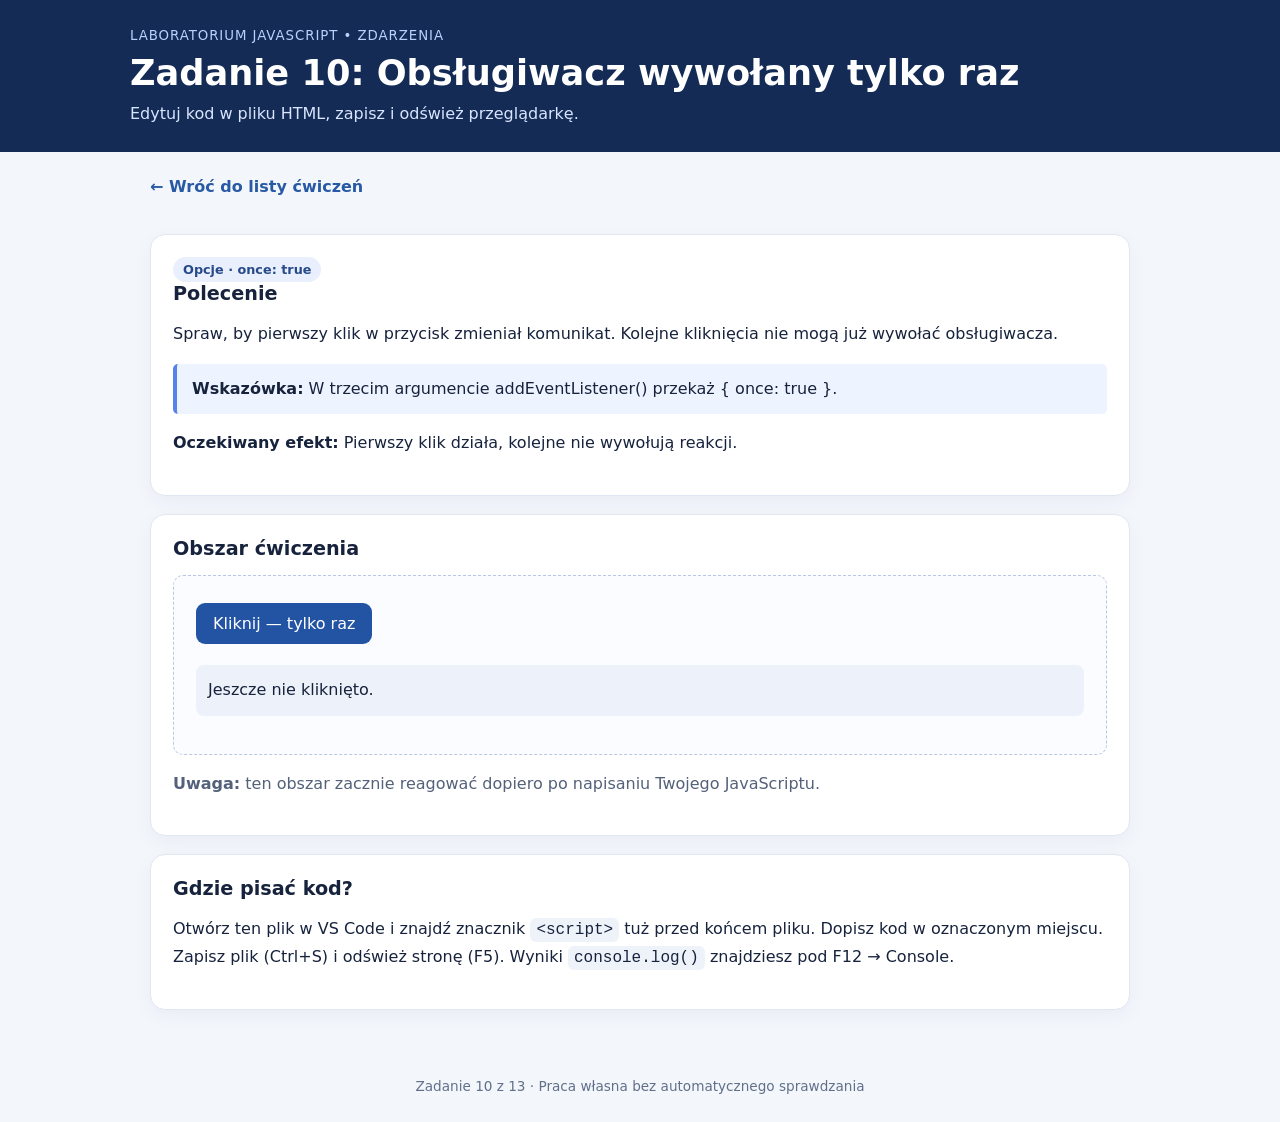
<file: 2026-11-25_laborratoriumZdarzen/10-once.html>
<!doctype html>
<html lang="pl">
    <head>
        <meta charset="utf-8" />
        <meta name="viewport" content="width=device-width, initial-scale=1" />
        <title>Zadanie 10 — Obsługiwacz wywołany tylko raz</title>
        <link rel="stylesheet" href="style.css" />
    </head>
    <body>
        <header>
            <small>Laboratorium JavaScript • Zdarzenia</small>
            <h1>Zadanie 10: Obsługiwacz wywołany tylko raz</h1>
            <p>Edytuj kod w pliku HTML, zapisz i odśwież przeglądarkę.</p>
        </header>
        <main class="wrap">
            <a class="back" href="index.html">← Wróć do listy ćwiczeń</a>
            <section class="panel">
                <span class="tag">Opcje · once: true</span>
                <h2>Polecenie</h2>
                <p>
                    Spraw, by pierwszy klik w przycisk zmieniał komunikat.
                    Kolejne kliknięcia nie mogą już wywołać obsługiwacza.
                </p>
                <p class="notice">
                    <strong>Wskazówka:</strong> W trzecim argumencie
                    addEventListener() przekaż { once: true }.
                </p>
                <p>
                    <strong>Oczekiwany efekt:</strong> Pierwszy klik działa,
                    kolejne nie wywołują reakcji.
                </p>
            </section>
            <section class="panel">
                <h2>Obszar ćwiczenia</h2>
                <div class="exercise">
                    <button id="onceButton">Kliknij — tylko raz</button>
                    <p id="onceInfo" class="message">Jeszcze nie kliknięto.</p>
                </div>
                <p style="color: #53617a">
                    <strong>Uwaga:</strong> ten obszar zacznie reagować dopiero
                    po napisaniu Twojego JavaScriptu.
                </p>
            </section>
            <section class="panel">
                <h2>Gdzie pisać kod?</h2>
                <p>
                    Otwórz ten plik w VS Code i znajdź znacznik
                    <code class="codehint">&lt;script&gt;</code> tuż przed
                    końcem pliku. Dopisz kod w oznaczonym miejscu. Zapisz plik
                    (Ctrl+S) i odśwież stronę (F5). Wyniki
                    <code class="codehint">console.log()</code> znajdziesz pod
                    F12 → Console.
                </p>
            </section>
        </main>
        <footer>
            Zadanie 10 z 13 · Praca własna bez automatycznego sprawdzania
        </footer>
        <script>
            // ======================================================
            // ZADANIE 10: Obsługiwacz wywołany tylko raz
            // TUTAJ WPISZ SWÓJ KOD JAVASCRIPT.
            // Kod HTML ćwiczenia jest już przygotowany powyżej.
            // ======================================================
            const baton = document.getElementById("onceButton");
            baton.addEventListener(
                "click",
                () => {
                    document.getElementById("onceInfo").textContent =
                        "Kliknięto!";
                    console.log("Test");
                },
                { once: true },
            );
        </script>
    </body>
</html>
</file>
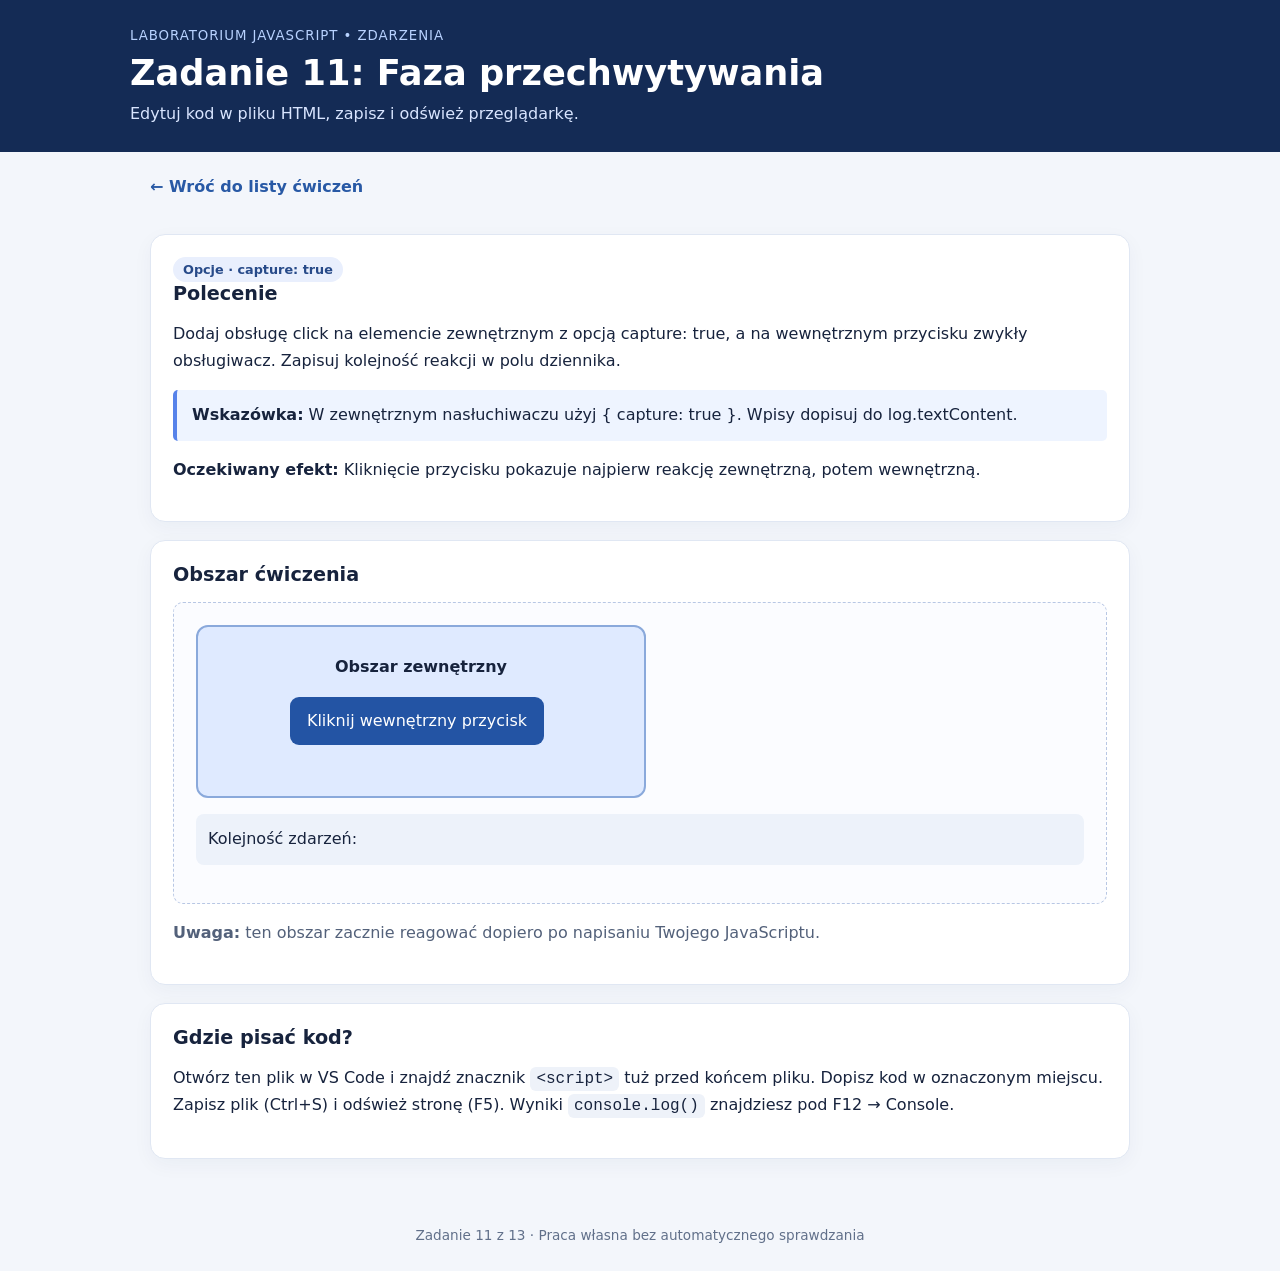
<file: 2026-11-25_laborratoriumZdarzen/11-capture.html>
<!doctype html>
<html lang="pl">
    <head>
        <meta charset="utf-8" />
        <meta name="viewport" content="width=device-width, initial-scale=1" />
        <title>Zadanie 11 — Faza przechwytywania</title>
        <link rel="stylesheet" href="style.css" />
    </head>
    <body>
        <header>
            <small>Laboratorium JavaScript • Zdarzenia</small>
            <h1>Zadanie 11: Faza przechwytywania</h1>
            <p>Edytuj kod w pliku HTML, zapisz i odśwież przeglądarkę.</p>
        </header>
        <main class="wrap">
            <a class="back" href="index.html">← Wróć do listy ćwiczeń</a>
            <section class="panel">
                <span class="tag">Opcje · capture: true</span>
                <h2>Polecenie</h2>
                <p>
                    Dodaj obsługę click na elemencie zewnętrznym z opcją
                    capture: true, a na wewnętrznym przycisku zwykły
                    obsługiwacz. Zapisuj kolejność reakcji w polu dziennika.
                </p>
                <p class="notice">
                    <strong>Wskazówka:</strong> W zewnętrznym nasłuchiwaczu użyj
                    { capture: true }. Wpisy dopisuj do log.textContent.
                </p>
                <p>
                    <strong>Oczekiwany efekt:</strong> Kliknięcie przycisku
                    pokazuje najpierw reakcję zewnętrzną, potem wewnętrzną.
                </p>
            </section>
            <section class="panel">
                <h2>Obszar ćwiczenia</h2>
                <div class="exercise">
                    <div id="outer" class="tile">
                        <strong>Obszar zewnętrzny</strong>
                        <p>
                            <button id="inner">
                                Kliknij wewnętrzny przycisk
                            </button>
                        </p>
                    </div>
                    <p id="log" class="message">Kolejność zdarzeń:</p>
                </div>
                <p style="color: #53617a">
                    <strong>Uwaga:</strong> ten obszar zacznie reagować dopiero
                    po napisaniu Twojego JavaScriptu.
                </p>
            </section>
            <section class="panel">
                <h2>Gdzie pisać kod?</h2>
                <p>
                    Otwórz ten plik w VS Code i znajdź znacznik
                    <code class="codehint">&lt;script&gt;</code> tuż przed
                    końcem pliku. Dopisz kod w oznaczonym miejscu. Zapisz plik
                    (Ctrl+S) i odśwież stronę (F5). Wyniki
                    <code class="codehint">console.log()</code> znajdziesz pod
                    F12 → Console.
                </p>
            </section>
        </main>
        <footer>
            Zadanie 11 z 13 · Praca własna bez automatycznego sprawdzania
        </footer>
        <script>
            // ======================================================
            // ZADANIE 11: Faza przechwytywania
            // TUTAJ WPISZ SWÓJ KOD JAVASCRIPT.
            // Kod HTML ćwiczenia jest już przygotowany powyżej.
            // ======================================================
            //const inner = document.getElementById("inner");
            //const outer = document.getElementById("outer");
            const log = document.getElementById("log");

            document.getElementById("outer").addEventListener(
                "click",
                () => {
                    log.textContent += " Obszar zewnętrzny";
                },
                { capture: true },
            );

            document.getElementById("inner").addEventListener("click", () => {
                log.textContent += " Przycisk wewnętrzny";
            });
        </script>
    </body>
</html>
</file>
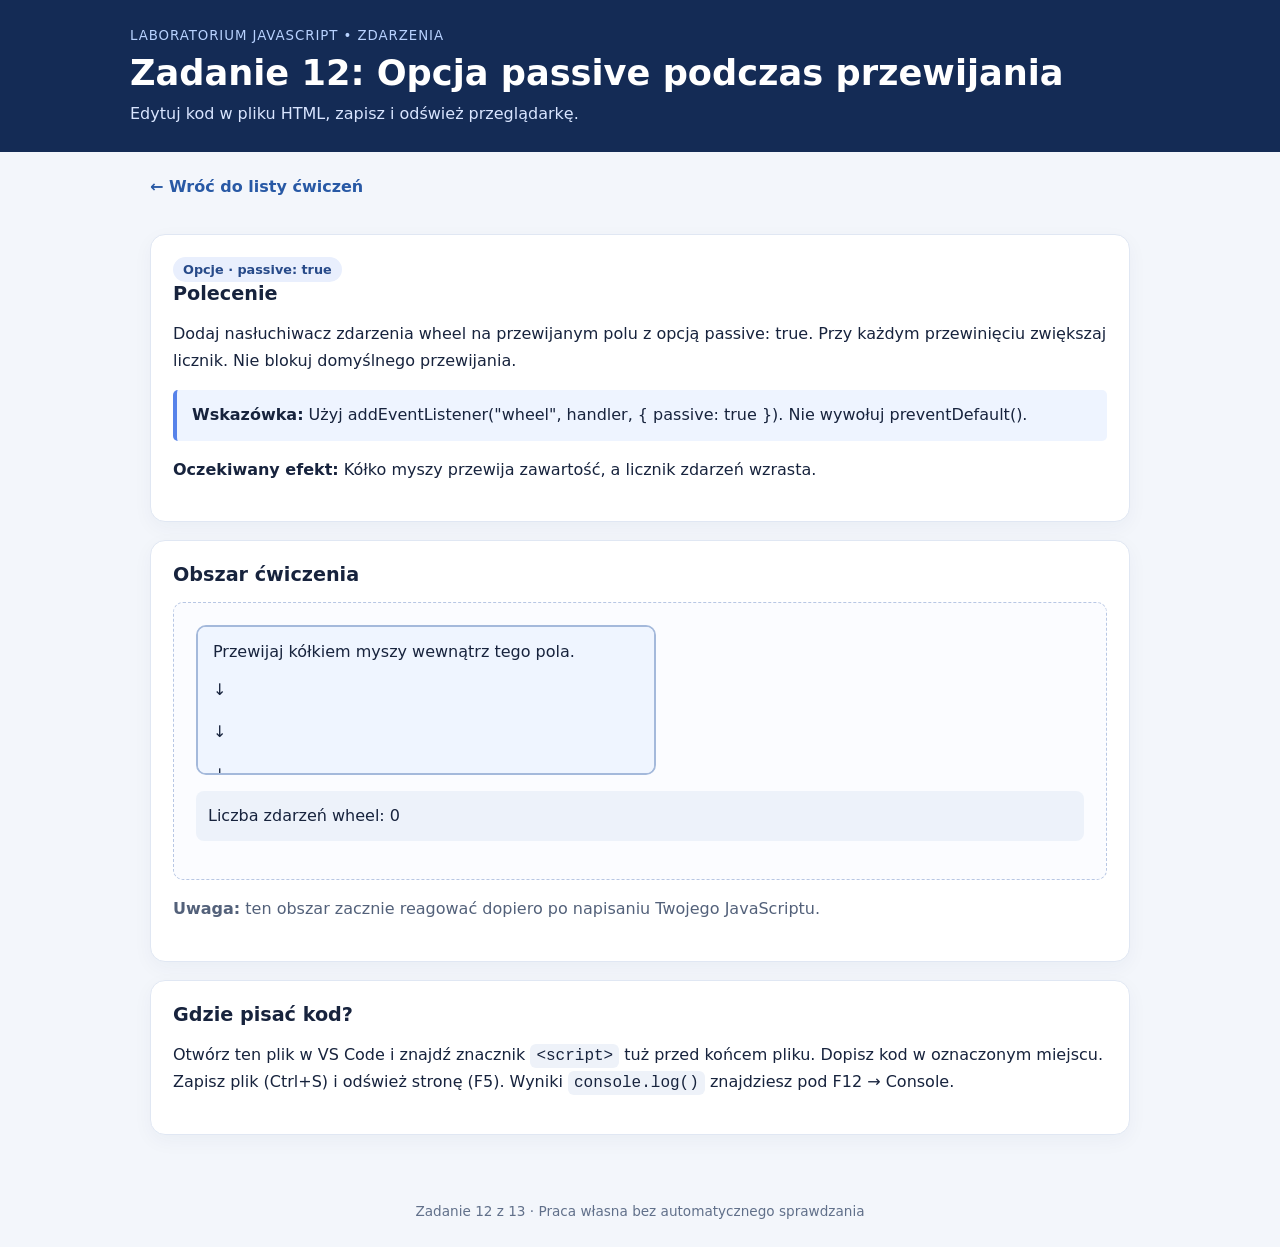
<file: 2026-11-25_laborratoriumZdarzen/12-passive.html>
<!doctype html>
<html lang="pl">
    <head>
        <meta charset="utf-8" />
        <meta name="viewport" content="width=device-width, initial-scale=1" />
        <title>Zadanie 12 — Opcja passive podczas przewijania</title>
        <link rel="stylesheet" href="style.css" />
    </head>
    <body>
        <header>
            <small>Laboratorium JavaScript • Zdarzenia</small>
            <h1>Zadanie 12: Opcja passive podczas przewijania</h1>
            <p>Edytuj kod w pliku HTML, zapisz i odśwież przeglądarkę.</p>
        </header>
        <main class="wrap">
            <a class="back" href="index.html">← Wróć do listy ćwiczeń</a>
            <section class="panel">
                <span class="tag">Opcje · passive: true</span>
                <h2>Polecenie</h2>
                <p>
                    Dodaj nasłuchiwacz zdarzenia wheel na przewijanym polu z
                    opcją passive: true. Przy każdym przewinięciu zwiększaj
                    licznik. Nie blokuj domyślnego przewijania.
                </p>
                <p class="notice">
                    <strong>Wskazówka:</strong> Użyj
                    addEventListener(&quot;wheel&quot;, handler, { passive: true
                    }). Nie wywołuj preventDefault().
                </p>
                <p>
                    <strong>Oczekiwany efekt:</strong> Kółko myszy przewija
                    zawartość, a licznik zdarzeń wzrasta.
                </p>
            </section>
            <section class="panel">
                <h2>Obszar ćwiczenia</h2>
                <div class="exercise">
                    <div id="scrollBox" class="scroll-box" tabindex="0">
                        <div class="scroll-inner">
                            Przewijaj kółkiem myszy wewnątrz tego pola.
                            <p>↓</p>
                            <p>↓</p>
                            <p>↓</p>
                            <p>Koniec przewijania</p>
                        </div>
                    </div>
                    <p id="wheelCount" class="message">
                        Liczba zdarzeń wheel: 0
                    </p>
                </div>
                <p style="color: #53617a">
                    <strong>Uwaga:</strong> ten obszar zacznie reagować dopiero
                    po napisaniu Twojego JavaScriptu.
                </p>
            </section>
            <section class="panel">
                <h2>Gdzie pisać kod?</h2>
                <p>
                    Otwórz ten plik w VS Code i znajdź znacznik
                    <code class="codehint">&lt;script&gt;</code> tuż przed
                    końcem pliku. Dopisz kod w oznaczonym miejscu. Zapisz plik
                    (Ctrl+S) i odśwież stronę (F5). Wyniki
                    <code class="codehint">console.log()</code> znajdziesz pod
                    F12 → Console.
                </p>
            </section>
        </main>
        <footer>
            Zadanie 12 z 13 · Praca własna bez automatycznego sprawdzania
        </footer>
        <script>
            // ======================================================
            // ZADANIE 12: Opcja passive podczas przewijania
            // TUTAJ WPISZ SWÓJ KOD JAVASCRIPT.
            // Kod HTML ćwiczenia jest już przygotowany powyżej.
            // ======================================================
            const box = document.getElementById("scrollBox");
            let i = 0;
            box.addEventListener(
                "wheel",
                () => {
                    i++;
                    document.getElementById("wheelCount").textContent =
                        `Liczba zdarzeń wheel: ${i}`;
                },
                { passive: true },
            );
        </script>
    </body>
</html>
</file>
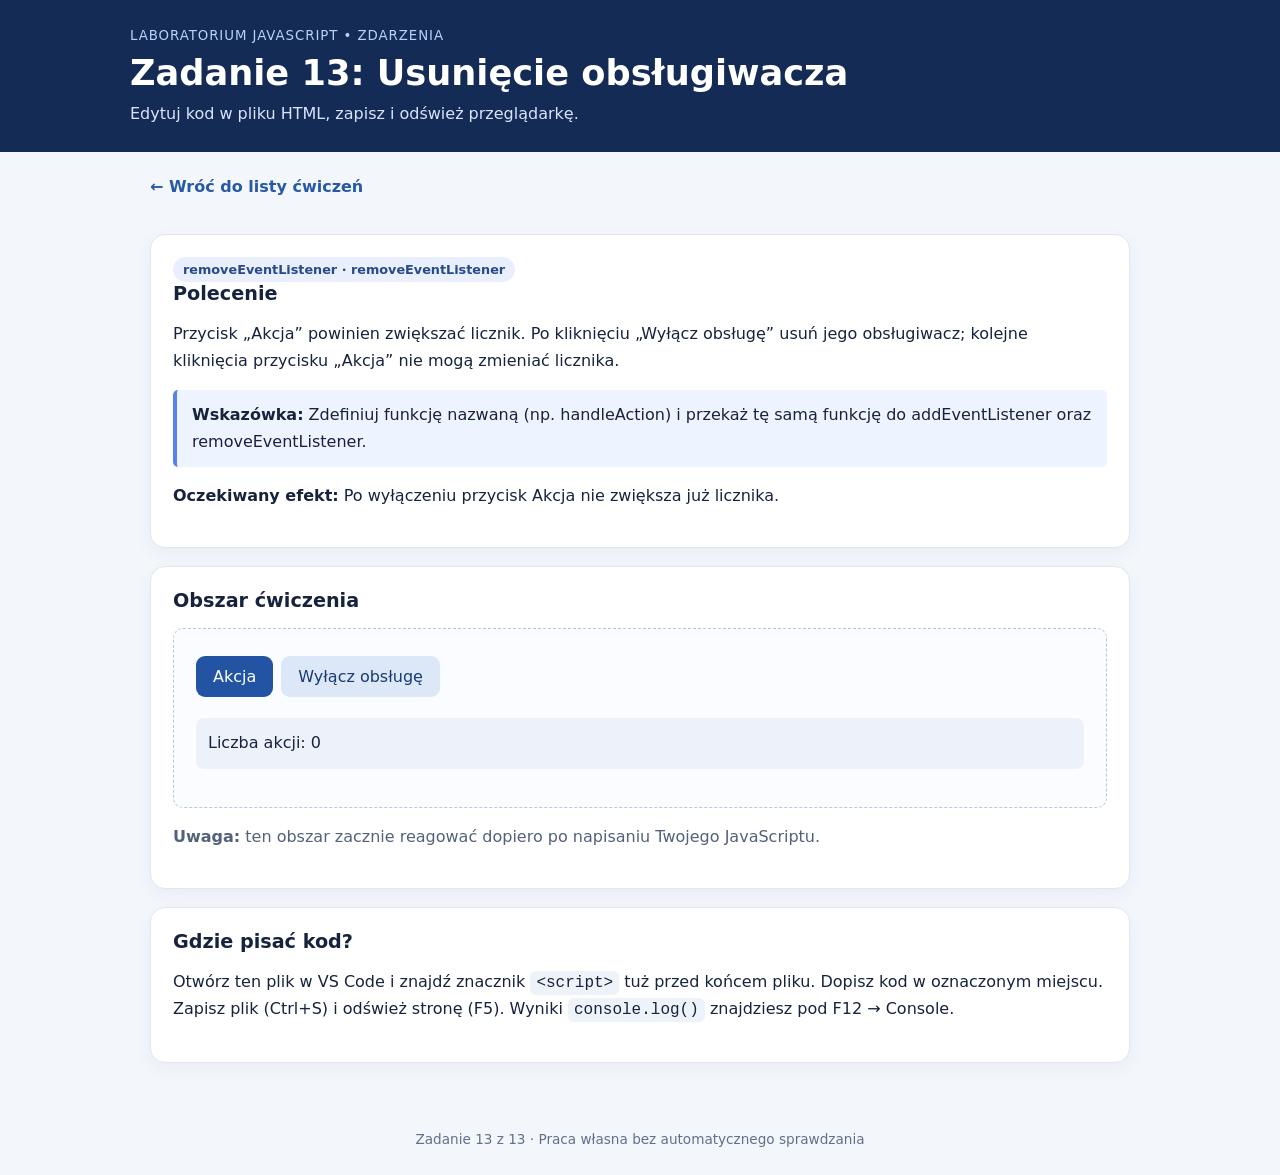
<file: 2026-11-25_laborratoriumZdarzen/13-usuwanie.html>
<!doctype html>
<html lang="pl">
    <head>
        <meta charset="utf-8" />
        <meta name="viewport" content="width=device-width, initial-scale=1" />
        <title>Zadanie 13 — Usunięcie obsługiwacza</title>
        <link rel="stylesheet" href="style.css" />
    </head>
    <body>
        <header>
            <small>Laboratorium JavaScript • Zdarzenia</small>
            <h1>Zadanie 13: Usunięcie obsługiwacza</h1>
            <p>Edytuj kod w pliku HTML, zapisz i odśwież przeglądarkę.</p>
        </header>
        <main class="wrap">
            <a class="back" href="index.html">← Wróć do listy ćwiczeń</a>
            <section class="panel">
                <span class="tag"
                    >removeEventListener · removeEventListener</span
                >
                <h2>Polecenie</h2>
                <p>
                    Przycisk „Akcja” powinien zwiększać licznik. Po kliknięciu
                    „Wyłącz obsługę” usuń jego obsługiwacz; kolejne kliknięcia
                    przycisku „Akcja” nie mogą zmieniać licznika.
                </p>
                <p class="notice">
                    <strong>Wskazówka:</strong> Zdefiniuj funkcję nazwaną (np.
                    handleAction) i przekaż tę samą funkcję do addEventListener
                    oraz removeEventListener.
                </p>
                <p>
                    <strong>Oczekiwany efekt:</strong> Po wyłączeniu przycisk
                    Akcja nie zwiększa już licznika.
                </p>
            </section>
            <section class="panel">
                <h2>Obszar ćwiczenia</h2>
                <div class="exercise">
                    <button id="actionButton">Akcja</button
                    ><button id="removeButton" class="secondary">
                        Wyłącz obsługę
                    </button>
                    <p id="counter" class="message">Liczba akcji: 0</p>
                </div>
                <p style="color: #53617a">
                    <strong>Uwaga:</strong> ten obszar zacznie reagować dopiero
                    po napisaniu Twojego JavaScriptu.
                </p>
            </section>
            <section class="panel">
                <h2>Gdzie pisać kod?</h2>
                <p>
                    Otwórz ten plik w VS Code i znajdź znacznik
                    <code class="codehint">&lt;script&gt;</code> tuż przed
                    końcem pliku. Dopisz kod w oznaczonym miejscu. Zapisz plik
                    (Ctrl+S) i odśwież stronę (F5). Wyniki
                    <code class="codehint">console.log()</code> znajdziesz pod
                    F12 → Console.
                </p>
            </section>
        </main>
        <footer>
            Zadanie 13 z 13 · Praca własna bez automatycznego sprawdzania
        </footer>
        <script>
            // ======================================================
            // ZADANIE 13: Usunięcie obsługiwacza
            // TUTAJ WPISZ SWÓJ KOD JAVASCRIPT.
            // Kod HTML ćwiczenia jest już przygotowany powyżej.
            // ======================================================
            const action = document.getElementById("actionButton");
            const remove = document.getElementById("removeButton");
            let i = 0;
            function handleAction() {
                i++;
                document.getElementById("counter").textContent =
                    `Liczba akcji: ${i}`;
            }
            action.addEventListener("click", handleAction);
            remove.addEventListener("click", () => {
                action.removeEventListener("click", handleAction);
            });
        </script>
    </body>
</html>
</file>
<file: 2026-11-25_laborratoriumZdarzen/style.css>
:root {
    font-family:
        system-ui,
        -apple-system,
        Segoe UI,
        Arial,
        sans-serif;
    color: #17233d;
    background: #f3f6fb;
}
* {
    box-sizing: border-box;
}
body {
    margin: 0;
}
header {
    background: #142b55;
    color: white;
    padding: 25px max(22px, calc((100vw - 1020px) / 2));
}
header small {
    color: #b8d2ff;
    letter-spacing: 0.07em;
    text-transform: uppercase;
}
header h1 {
    margin: 8px 0;
    font-size: clamp(1.4rem, 4vw, 2.2rem);
}
header p {
    margin: 0;
    color: #d9e5ff;
}
.wrap {
    max-width: 1020px;
    margin: auto;
    padding: 25px 20px 50px;
}
.back {
    display: inline-block;
    margin-bottom: 20px;
    color: #2859a5;
    text-decoration: none;
    font-weight: 650;
}
.panel {
    background: white;
    border: 1px solid #e0e7f3;
    border-radius: 15px;
    padding: 22px;
    margin: 18px 0;
    box-shadow: 0 6px 20px #1529570b;
}
h2 {
    margin-top: 0;
    font-size: 1.2rem;
}
h3 {
    margin-top: 0;
}
p {
    line-height: 1.65;
}
.tag {
    display: inline-block;
    background: #e9effd;
    color: #274a89;
    padding: 5px 10px;
    border-radius: 20px;
    font-size: 0.8rem;
    font-weight: 700;
}
.notice {
    border-left: 4px solid #5682ea;
    background: #eef4ff;
    padding: 12px 15px;
    border-radius: 5px;
}
.exercise {
    background: #fbfcff;
    border: 1px dashed #b8c7e4;
    border-radius: 10px;
    padding: 22px;
    min-height: 150px;
}
button {
    cursor: pointer;
    border: 0;
    border-radius: 9px;
    padding: 11px 17px;
    background: #2354a4;
    color: white;
    font-weight: 650;
    margin: 5px 8px 5px 0;
    font: inherit;
}
button.secondary {
    background: #dce7f7;
    color: #193b71;
}
button:hover {
    filter: brightness(1.08);
}
input,
select {
    display: block;
    margin: 9px 0 15px;
    padding: 12px;
    border: 1px solid #9eacc4;
    border-radius: 8px;
    width: min(100%, 350px);
    font: inherit;
}
label {
    font-weight: 650;
}
.message {
    background: #edf2fa;
    border-radius: 8px;
    padding: 12px;
    min-height: 45px;
}
.tile {
    background: #dfeaff;
    border: 2px solid #8aa9db;
    border-radius: 12px;
    padding: 30px;
    text-align: center;
    max-width: 450px;
    transition: 0.2s;
    user-select: none;
}
.tile.small {
    padding: 20px;
    margin: 12px 0;
}
.tile.active {
    background: #b9f3cf;
    border-color: #2f9c69;
}
.tile.pressed {
    background: #ffca8c;
    transform: scale(0.98);
}
.scroll-box {
    height: 150px;
    overflow: auto;
    border: 2px solid #a4b9db;
    border-radius: 10px;
    background: #eff5ff;
    max-width: 460px;
    padding: 15px;
}
.scroll-inner {
    height: 350px;
}
.grid {
    display: grid;
    grid-template-columns: repeat(auto-fit, minmax(250px, 1fr));
    gap: 14px;
}
.task-card {
    border: 1px solid #dfe6f2;
    background: white;
    border-radius: 12px;
    padding: 18px;
    text-decoration: none;
    color: inherit;
    transition: 0.15s;
}
.task-card:hover {
    border-color: #4478d2;
    transform: translateY(-2px);
}
.task-card h3 {
    margin: 10px 0 6px;
}
.task-card p {
    margin: 0;
    color: #4f5c70;
    font-size: 0.93rem;
}
.codehint {
    font-family: ui-monospace, SFMono-Regular, Consolas, monospace;
    background: #eef2f9;
    border-radius: 6px;
    padding: 3px 6px;
}
footer {
    color: #61708a;
    text-align: center;
    padding: 0 20px 30px;
    font-size: 0.85rem;
}
li {
    margin: 7px 0;
}
</file>
